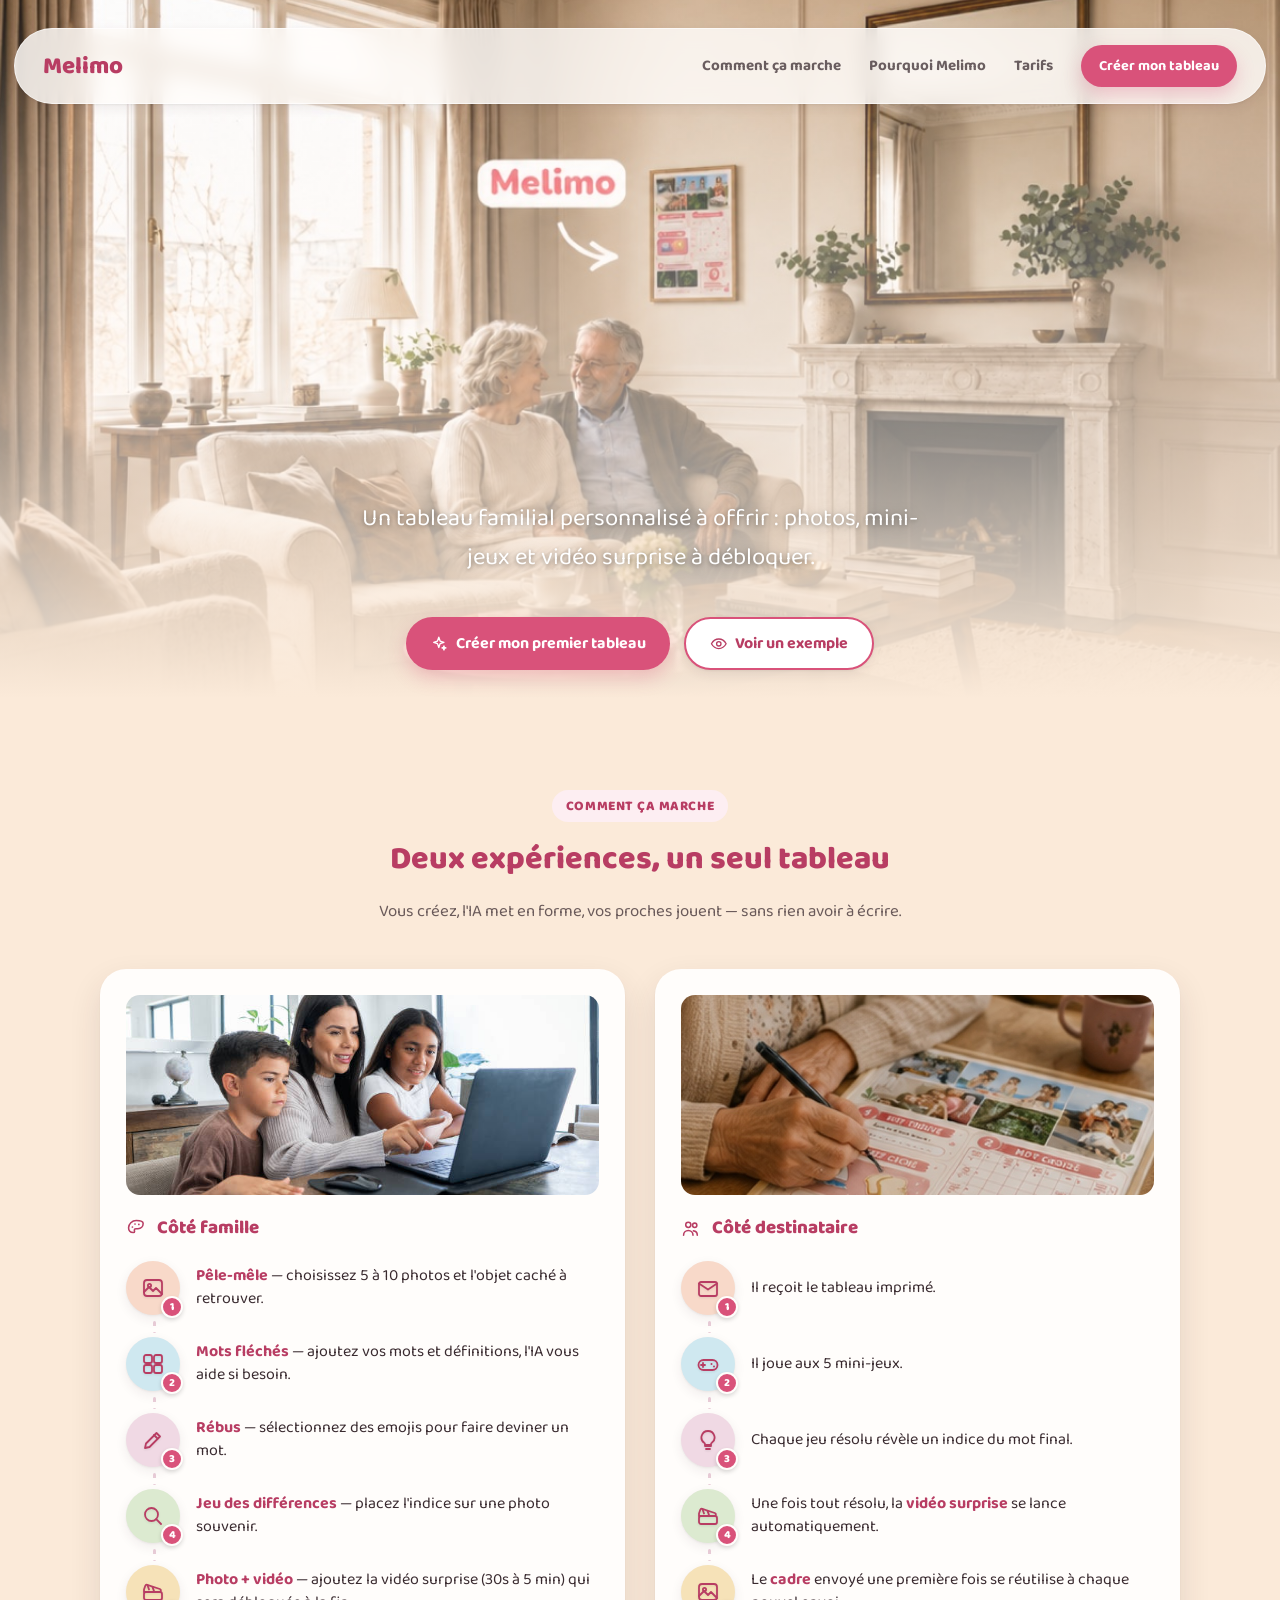
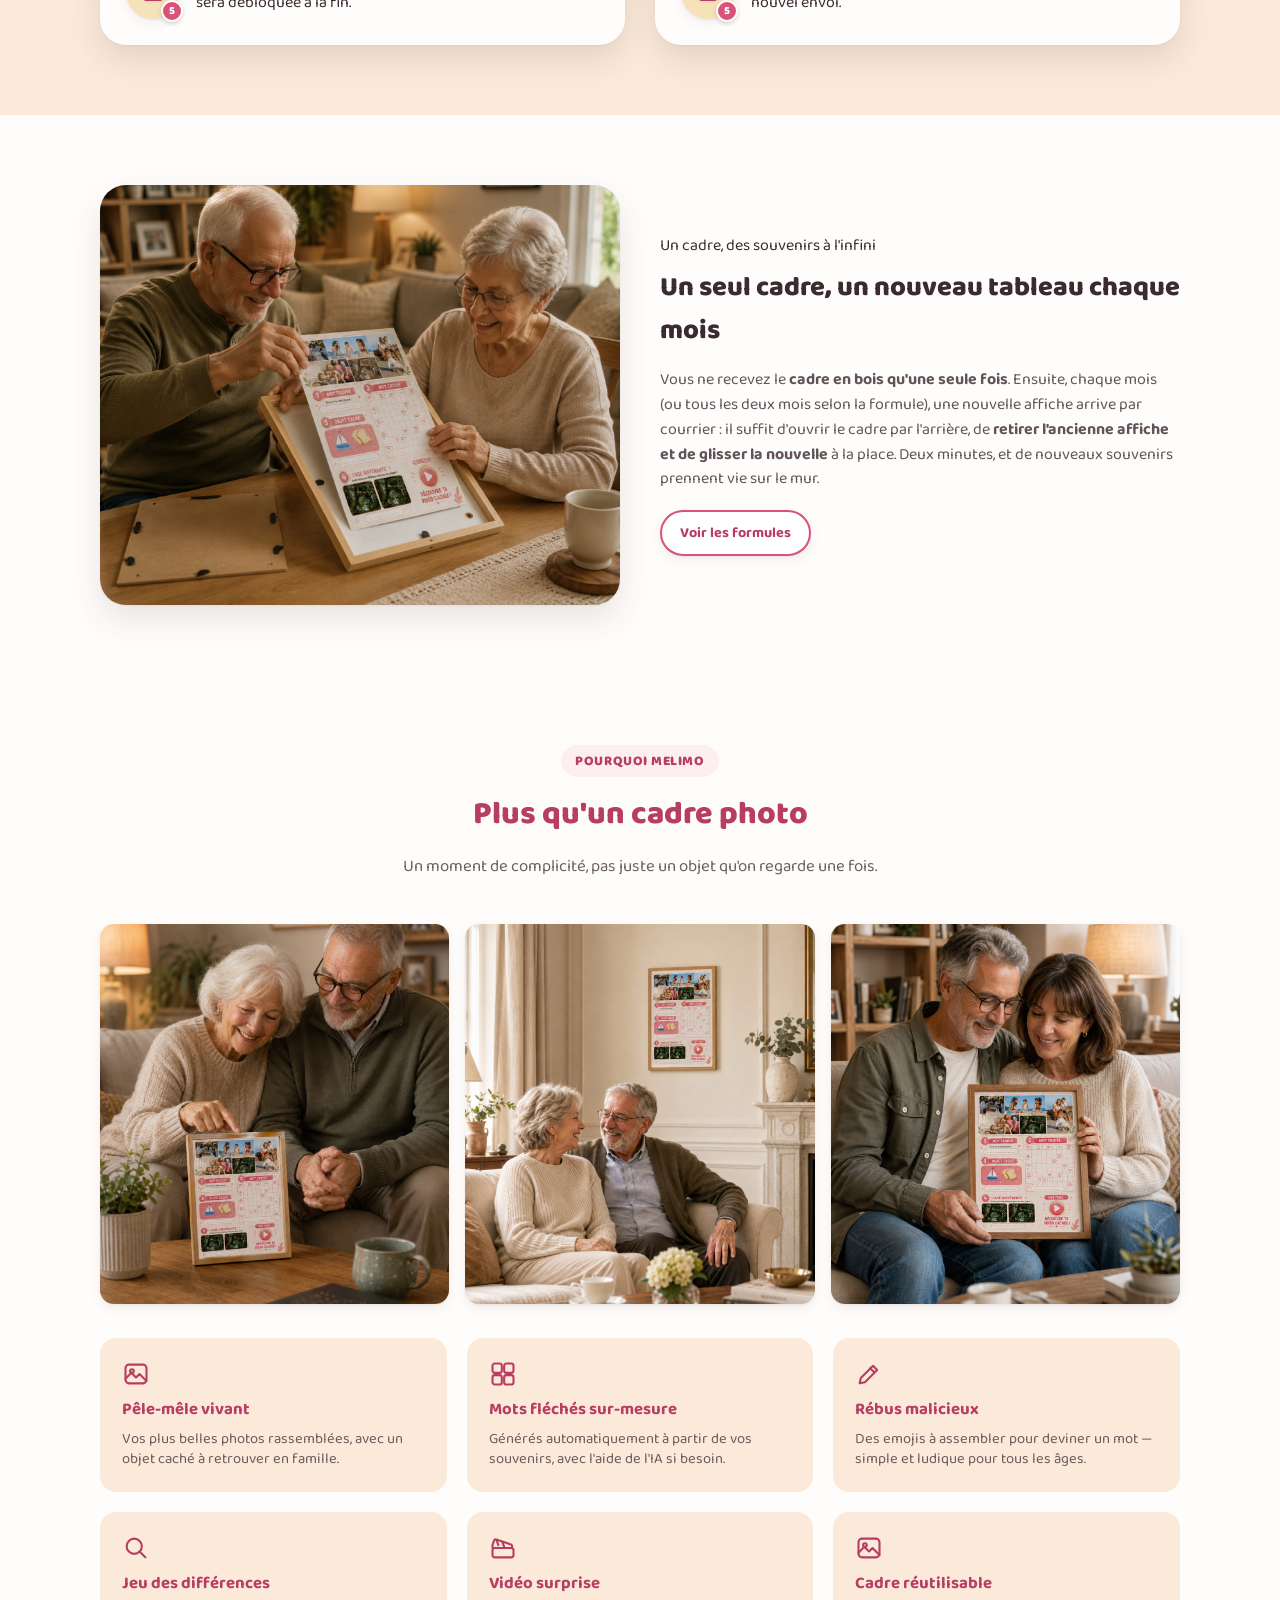
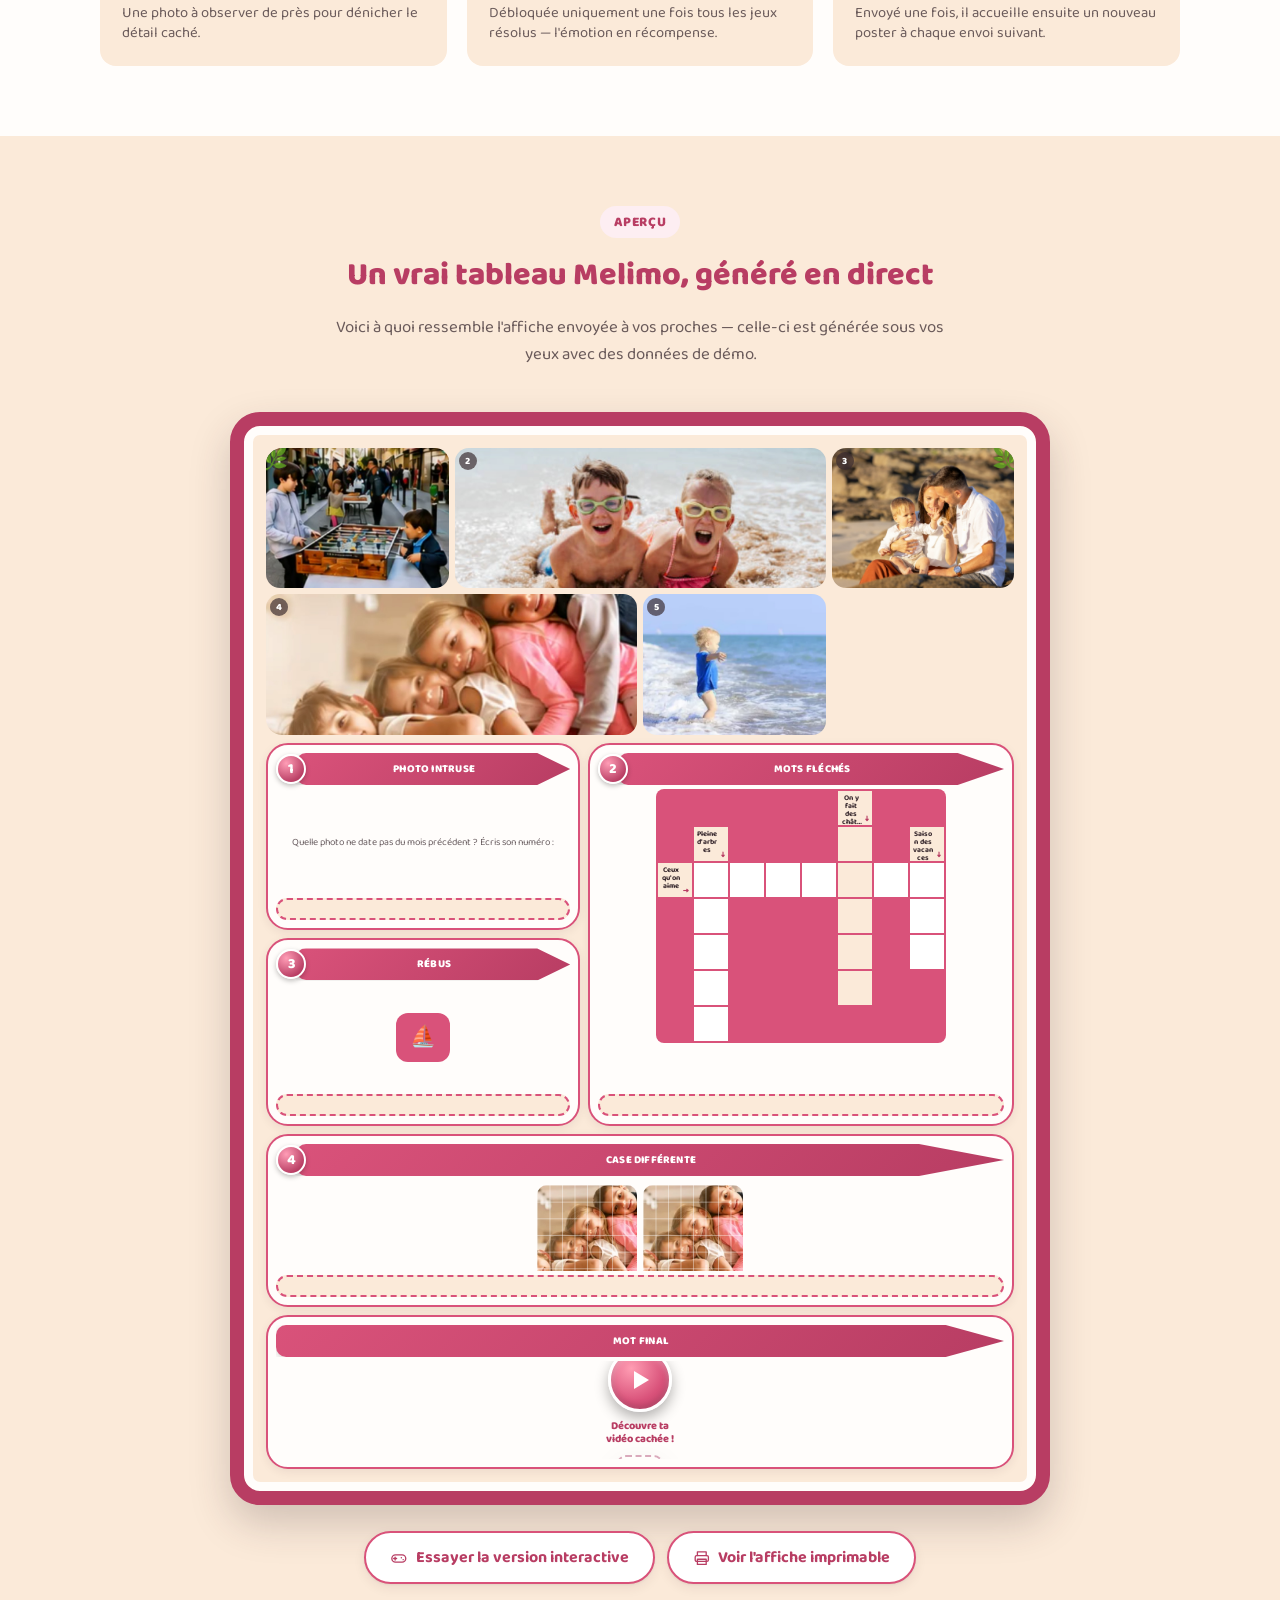
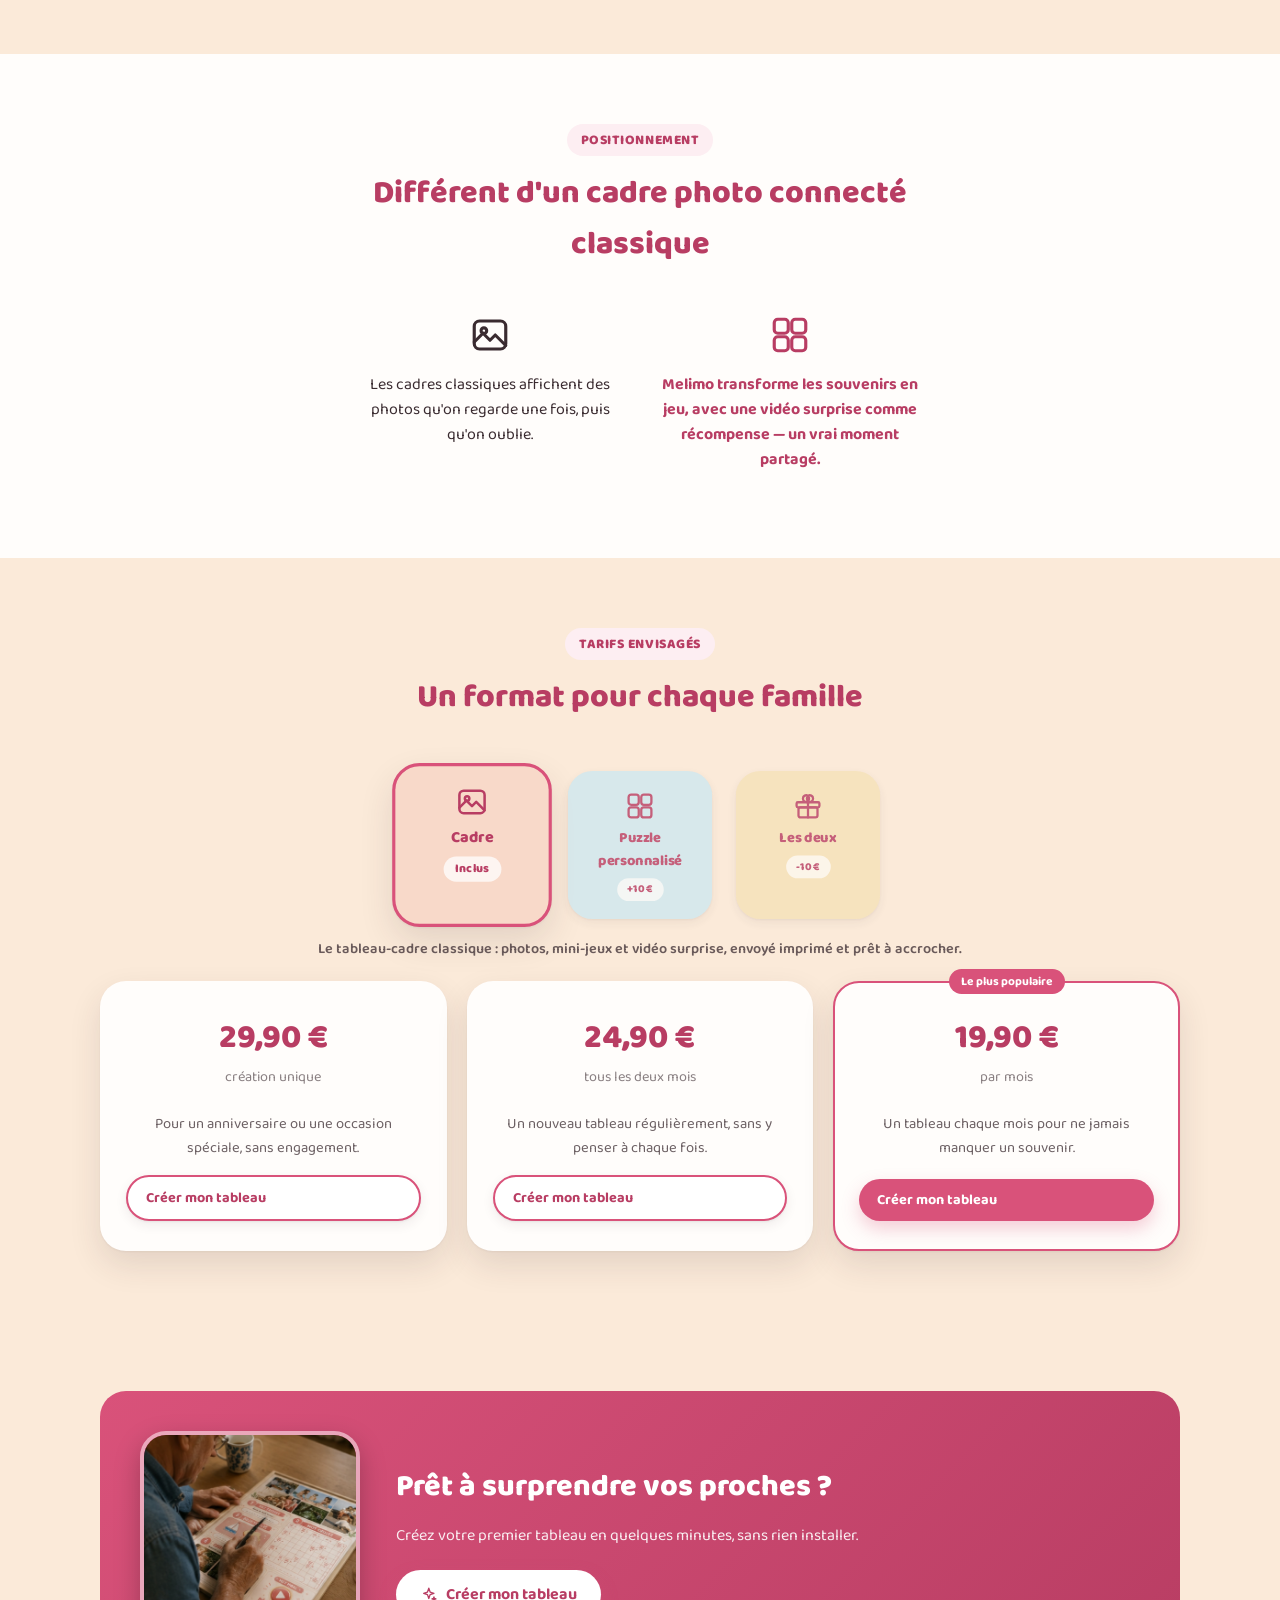
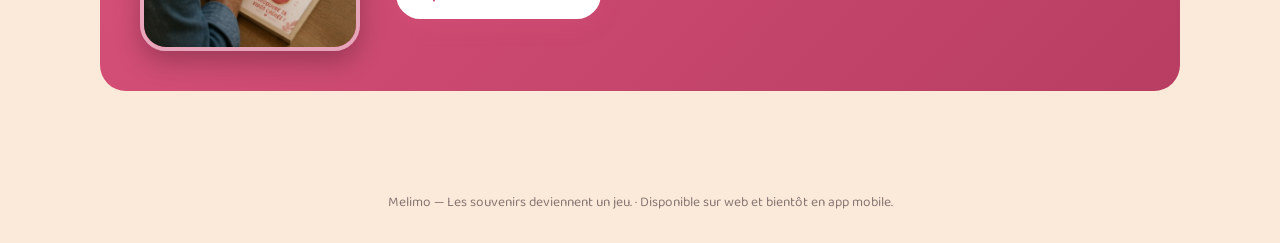
<file: index.html>
<!DOCTYPE html>
<html lang="fr">
<head>
<meta charset="UTF-8">
<meta name="viewport" content="width=device-width, initial-scale=1.0">
<title>Melimo — Les souvenirs deviennent un jeu</title>
<meta name="description" content="Melimo : un tableau familial personnalisé avec photos, mini-jeux et vidéo surprise, à envoyer à ceux que vous aimez.">
<link rel="preconnect" href="https://fonts.googleapis.com">
<link href="https://fonts.googleapis.com/css2?family=Baloo+2:wght@500;700;800&display=swap" rel="stylesheet">
<link rel="stylesheet" href="styles.css?v=19">
</head>
<body>
  <div class="top-banner">
    <div class="topbar">
      <a class="logo" href="index.html">Melimo</a>
      <nav class="nav">
        <a class="navlink" href="#comment-ca-marche">Comment ça marche</a>
        <a class="navlink" href="#pourquoi">Pourquoi Melimo</a>
        <a class="navlink" href="#tarifs">Tarifs</a>
        <a class="btn small" href="create.html">Créer mon tableau</a>
      </nav>
    </div>

    <!-- HERO -->
    <div class="hero">
      <p>Un tableau familial personnalisé à offrir : photos, mini-jeux et vidéo surprise à débloquer.</p>
      <div class="hero-ctas">
        <a class="btn" href="create.html"><svg class="icon" viewBox="0 0 24 24" fill="none" stroke="currentColor" stroke-width="1.8" stroke-linecap="round" stroke-linejoin="round"><path d="M12 3l1.8 5.2L19 10l-5.2 1.8L12 17l-1.8-5.2L5 10l5.2-1.8L12 3z"/><path d="M19 15l.7 2 2 .7-2 .7-.7 2-.7-2-2-.7 2-.7.7-2z"/></svg> Créer mon premier tableau</a>
        <a class="btn ghost" href="#apercu-live"><svg class="icon" viewBox="0 0 24 24" fill="none" stroke="currentColor" stroke-width="1.8" stroke-linecap="round" stroke-linejoin="round"><path d="M2 12s3.6-6.5 10-6.5S22 12 22 12s-3.6 6.5-10 6.5S2 12 2 12z"/><circle cx="12" cy="12" r="3"/></svg> Voir un exemple</a>
      </div>
    </div>
  </div>

  <!-- COMMENT CA MARCHE -->
  <section class="landing" id="comment-ca-marche">
    <div class="landing-inner">
      <div class="section-head">
        <span class="kicker">Comment ça marche</span>
        <h2>Deux expériences, un seul tableau</h2>
        <p>Vous créez, l'IA met en forme, vos proches jouent — sans rien avoir à écrire.</p>
      </div>
      <div class="tracks">
        <div class="track">
          <img class="track-photo" src="image/fami.jpg" alt="Une maman et ses deux enfants créent leur tableau Melimo ensemble sur l'ordinateur">
          <h3><svg class="icon" viewBox="0 0 24 24" fill="none" stroke="currentColor" stroke-width="1.8" stroke-linecap="round" stroke-linejoin="round"><path d="M12 3C7 3 3 6.8 3 11.5 3 15 5.5 17 8.5 17c1 0 1.5-.6 1.5-1.3 0-.6-.3-1-.3-1.6 0-.9.8-1.6 1.8-1.6H14c3.3 0 6-2.4 6-6C20 4.6 16.6 3 12 3z"/><circle cx="7.5" cy="10.5" r="1" fill="currentColor" stroke="none"/><circle cx="10.5" cy="7" r="1" fill="currentColor" stroke="none"/><circle cx="15" cy="7.5" r="1" fill="currentColor" stroke="none"/></svg> Côté famille</h3>
          <ol class="steps">
            <li>
              <div class="step-icon-wrap" style="--step-color:#f8d9c9"><svg class="step-icon" viewBox="0 0 24 24" fill="none" stroke="currentColor" stroke-width="1.8" stroke-linecap="round" stroke-linejoin="round"><rect x="3" y="4" width="18" height="16" rx="3"/><circle cx="8.5" cy="9.5" r="1.6"/><path d="M3 16l5-5 4 4 3-3 6 6"/></svg><span class="step-num">1</span></div>
              <div class="step-body"><b>Pêle-mêle</b> — choisissez 5 à 10 photos et l'objet caché à retrouver.</div>
            </li>
            <li>
              <div class="step-icon-wrap" style="--step-color:#cfe8f0"><svg class="step-icon" viewBox="0 0 24 24" fill="none" stroke="currentColor" stroke-width="1.8" stroke-linecap="round" stroke-linejoin="round"><rect x="3" y="3" width="8" height="8" rx="2"/><rect x="13" y="3" width="8" height="8" rx="2"/><rect x="3" y="13" width="8" height="8" rx="2"/><rect x="13" y="13" width="8" height="8" rx="2"/></svg><span class="step-num">2</span></div>
              <div class="step-body"><b>Mots fléchés</b> — ajoutez vos mots et définitions, l'IA vous aide si besoin.</div>
            </li>
            <li>
              <div class="step-icon-wrap" style="--step-color:#f0d9e4"><svg class="step-icon" viewBox="0 0 24 24" fill="none" stroke="currentColor" stroke-width="1.8" stroke-linecap="round" stroke-linejoin="round"><path d="M4 20l1-4.5L15.5 5 19 8.5 8.5 19 4 20z"/><path d="M13 7l3.5 3.5"/></svg><span class="step-num">3</span></div>
              <div class="step-body"><b>Rébus</b> — sélectionnez des emojis pour faire deviner un mot.</div>
            </li>
            <li>
              <div class="step-icon-wrap" style="--step-color:#dcead0"><svg class="step-icon" viewBox="0 0 24 24" fill="none" stroke="currentColor" stroke-width="1.8" stroke-linecap="round" stroke-linejoin="round"><circle cx="10.5" cy="10.5" r="6.5"/><path d="M20 20l-4.8-4.8"/></svg><span class="step-num">4</span></div>
              <div class="step-body"><b>Jeu des différences</b> — placez l'indice sur une photo souvenir.</div>
            </li>
            <li>
              <div class="step-icon-wrap" style="--step-color:#f6e2b8"><svg class="step-icon" viewBox="0 0 24 24" fill="none" stroke="currentColor" stroke-width="1.8" stroke-linecap="round" stroke-linejoin="round"><path d="M3 9.5l1.3-3.8a1.5 1.5 0 0 1 1.9-.9l12.6 4.2a1.5 1.5 0 0 1 .95 1.9L19.2 12H3V9.5z"/><path d="M6.5 5.3L8 9.5M11.5 6.9L13 11.1"/><rect x="3" y="12" width="18" height="8" rx="2"/></svg><span class="step-num">5</span></div>
              <div class="step-body"><b>Photo + vidéo</b> — ajoutez la vidéo surprise (30s à 5 min) qui sera débloquée à la fin.</div>
            </li>
          </ol>
        </div>
        <div class="track">
          <img class="track-photo" src="image/mamie-remplit-affiche.jpg" alt="Une grand-mère remplit son tableau Melimo avec un stylo">
          <h3><svg class="icon" viewBox="0 0 24 24" fill="none" stroke="currentColor" stroke-width="1.8" stroke-linecap="round" stroke-linejoin="round"><circle cx="8.5" cy="8" r="3"/><circle cx="16" cy="8.5" r="2.5"/><path d="M3 20c0-3.3 2.5-5.5 5.5-5.5S14 16.7 14 20"/><path d="M14.5 15c2.5.2 4.5 2 4.5 5"/></svg> Côté destinataire</h3>
          <ol class="steps">
            <li>
              <div class="step-icon-wrap" style="--step-color:#f8d9c9"><svg class="step-icon" viewBox="0 0 24 24" fill="none" stroke="currentColor" stroke-width="1.8" stroke-linecap="round" stroke-linejoin="round"><rect x="3" y="6" width="18" height="14" rx="2"/><path d="M3 7.5l9 6 9-6"/></svg><span class="step-num">1</span></div>
              <div class="step-body">Il reçoit le tableau imprimé.</div>
            </li>
            <li>
              <div class="step-icon-wrap" style="--step-color:#cfe8f0"><svg class="step-icon" viewBox="0 0 24 24" fill="none" stroke="currentColor" stroke-width="1.8" stroke-linecap="round" stroke-linejoin="round"><rect x="2.5" y="8" width="19" height="10" rx="5"/><path d="M7 11v4M5 13h4"/><circle cx="15.5" cy="12" r="1" fill="currentColor" stroke="none"/><circle cx="18" cy="14.5" r="1" fill="currentColor" stroke="none"/></svg><span class="step-num">2</span></div>
              <div class="step-body">Il joue aux 5 mini-jeux.</div>
            </li>
            <li>
              <div class="step-icon-wrap" style="--step-color:#f0d9e4"><svg class="step-icon" viewBox="0 0 24 24" fill="none" stroke="currentColor" stroke-width="1.8" stroke-linecap="round" stroke-linejoin="round"><path d="M9 18h6M10 21h4"/><path d="M12 3a6.5 6.5 0 0 0-3.8 11.8c.6.4.8 1 .8 1.7v.5h6v-.5c0-.7.2-1.3.8-1.7A6.5 6.5 0 0 0 12 3z"/></svg><span class="step-num">3</span></div>
              <div class="step-body">Chaque jeu résolu révèle un indice du mot final.</div>
            </li>
            <li>
              <div class="step-icon-wrap" style="--step-color:#dcead0"><svg class="step-icon" viewBox="0 0 24 24" fill="none" stroke="currentColor" stroke-width="1.8" stroke-linecap="round" stroke-linejoin="round"><path d="M3 9.5l1.3-3.8a1.5 1.5 0 0 1 1.9-.9l12.6 4.2a1.5 1.5 0 0 1 .95 1.9L19.2 12H3V9.5z"/><path d="M6.5 5.3L8 9.5M11.5 6.9L13 11.1"/><rect x="3" y="12" width="18" height="8" rx="2"/></svg><span class="step-num">4</span></div>
              <div class="step-body">Une fois tout résolu, la <b>vidéo surprise</b> se lance automatiquement.</div>
            </li>
            <li>
              <div class="step-icon-wrap" style="--step-color:#f6e2b8"><svg class="step-icon" viewBox="0 0 24 24" fill="none" stroke="currentColor" stroke-width="1.8" stroke-linecap="round" stroke-linejoin="round"><rect x="3" y="4" width="18" height="16" rx="3"/><circle cx="8.5" cy="9.5" r="1.6"/><path d="M3 16l5-5 4 4 3-3 6 6"/></svg><span class="step-num">5</span></div>
              <div class="step-body">Le <b>cadre</b> envoyé une première fois se réutilise à chaque nouvel envoi.</div>
            </li>
          </ol>
        </div>
      </div>
    </div>
  </section>

  <!-- RENOUVELLEMENT -->
  <section class="landing alt" id="renouvellement">
    <div class="landing-inner">
      <div class="renew-block">
        <div class="renew-photo-wrap">
          <img class="renew-photo" src="image/changement-affiche.jpg" alt="Un couple ouvre le cadre Melimo par l'arrière pour changer l'affiche">
        </div>
        <div class="renew-text">
          <span class="kicker">Un cadre, des souvenirs à l'infini</span>
          <h2>Un seul cadre, un nouveau tableau chaque mois</h2>
          <p>Vous ne recevez le <b>cadre en bois qu'une seule fois</b>. Ensuite, chaque mois (ou tous les deux mois selon la formule), une nouvelle affiche arrive par courrier : il suffit d'ouvrir le cadre par l'arrière, de <b>retirer l'ancienne affiche et de glisser la nouvelle</b> à la place. Deux minutes, et de nouveaux souvenirs prennent vie sur le mur.</p>
          <a class="btn ghost small" href="#tarifs">Voir les formules</a>
        </div>
      </div>
    </div>
  </section>

  <!-- POURQUOI / FEATURES -->
  <section class="landing alt" id="pourquoi">
    <div class="landing-inner">
      <div class="section-head">
        <span class="kicker">Pourquoi Melimo</span>
        <h2>Plus qu'un cadre photo</h2>
        <p>Un moment de complicité, pas juste un objet qu'on regarde une fois.</p>
      </div>
      <div class="photo-strip">
        <img src="image/couple-pointe-poster.jpg" alt="Des grands-parents pointent du doigt les photos de leur tableau Melimo">
        <img src="image/poster-mur-salon.jpg" alt="Un tableau Melimo accroché au-dessus d'une cheminée">
        <img src="image/couple-tient-poster.jpg" alt="Un couple tient son tableau Melimo ensemble sur le canapé">
      </div>
      <div class="feature-grid">
        <div class="feature">
          <svg class="emoji" viewBox="0 0 24 24" fill="none" stroke="currentColor" stroke-width="1.8" stroke-linecap="round" stroke-linejoin="round"><rect x="3" y="4" width="18" height="16" rx="3"/><circle cx="8.5" cy="9.5" r="1.6"/><path d="M3 16l5-5 4 4 3-3 6 6"/></svg>
          <h4>Pêle-mêle vivant</h4>
          <p>Vos plus belles photos rassemblées, avec un objet caché à retrouver en famille.</p>
        </div>
        <div class="feature">
          <svg class="emoji" viewBox="0 0 24 24" fill="none" stroke="currentColor" stroke-width="1.8" stroke-linecap="round" stroke-linejoin="round"><rect x="3" y="3" width="8" height="8" rx="2"/><rect x="13" y="3" width="8" height="8" rx="2"/><rect x="3" y="13" width="8" height="8" rx="2"/><rect x="13" y="13" width="8" height="8" rx="2"/></svg>
          <h4>Mots fléchés sur-mesure</h4>
          <p>Générés automatiquement à partir de vos souvenirs, avec l'aide de l'IA si besoin.</p>
        </div>
        <div class="feature">
          <svg class="emoji" viewBox="0 0 24 24" fill="none" stroke="currentColor" stroke-width="1.8" stroke-linecap="round" stroke-linejoin="round"><path d="M4 20l1-4.5L15.5 5 19 8.5 8.5 19 4 20z"/><path d="M13 7l3.5 3.5"/></svg>
          <h4>Rébus malicieux</h4>
          <p>Des emojis à assembler pour deviner un mot — simple et ludique pour tous les âges.</p>
        </div>
        <div class="feature">
          <svg class="emoji" viewBox="0 0 24 24" fill="none" stroke="currentColor" stroke-width="1.8" stroke-linecap="round" stroke-linejoin="round"><circle cx="10.5" cy="10.5" r="6.5"/><path d="M20 20l-4.8-4.8"/></svg>
          <h4>Jeu des différences</h4>
          <p>Une photo à observer de près pour dénicher le détail caché.</p>
        </div>
        <div class="feature">
          <svg class="emoji" viewBox="0 0 24 24" fill="none" stroke="currentColor" stroke-width="1.8" stroke-linecap="round" stroke-linejoin="round"><path d="M3 9.5l1.3-3.8a1.5 1.5 0 0 1 1.9-.9l12.6 4.2a1.5 1.5 0 0 1 .95 1.9L19.2 12H3V9.5z"/><path d="M6.5 5.3L8 9.5M11.5 6.9L13 11.1"/><rect x="3" y="12" width="18" height="8" rx="2"/></svg>
          <h4>Vidéo surprise</h4>
          <p>Débloquée uniquement une fois tous les jeux résolus — l'émotion en récompense.</p>
        </div>
        <div class="feature">
          <svg class="emoji" viewBox="0 0 24 24" fill="none" stroke="currentColor" stroke-width="1.8" stroke-linecap="round" stroke-linejoin="round"><rect x="3" y="4" width="18" height="16" rx="3"/><circle cx="8.5" cy="9.5" r="1.6"/><path d="M3 16l5-5 4 4 3-3 6 6"/></svg>
          <h4>Cadre réutilisable</h4>
          <p>Envoyé une fois, il accueille ensuite un nouveau poster à chaque envoi suivant.</p>
        </div>
      </div>
    </div>
  </section>

  <!-- APERCU LIVE -->
  <section class="landing" id="apercu-live">
    <div class="landing-inner">
      <div class="section-head">
        <span class="kicker">Aperçu</span>
        <h2>Un vrai tableau Melimo, généré en direct</h2>
        <p>Voici à quoi ressemble l'affiche envoyée à vos proches — celle-ci est générée sous vos yeux avec des données de démo.</p>
      </div>
      <div class="live-poster-wrap" id="livePosterPreview"></div>
      <div class="preview-cta" style="display:flex; gap:12px; justify-content:center; flex-wrap:wrap;">
        <a class="btn ghost" href="view.html?demo=1"><svg class="icon" viewBox="0 0 24 24" fill="none" stroke="currentColor" stroke-width="1.8" stroke-linecap="round" stroke-linejoin="round"><rect x="2.5" y="8" width="19" height="10" rx="5"/><path d="M7 11v4M5 13h4"/><circle cx="15.5" cy="12" r="1" fill="currentColor" stroke="none"/><circle cx="18" cy="14.5" r="1" fill="currentColor" stroke="none"/></svg> Essayer la version interactive</a>
        <a class="btn ghost" href="poster.html?demo=1"><svg class="icon" viewBox="0 0 24 24" fill="none" stroke="currentColor" stroke-width="1.8" stroke-linecap="round" stroke-linejoin="round"><path d="M6 9V4h12v5"/><rect x="3" y="9" width="18" height="8" rx="2"/><path d="M6 14h12v7H6z"/></svg> Voir l'affiche imprimable</a>
      </div>
    </div>
  </section>

  <!-- POSITIONNEMENT -->
  <section class="landing alt">
    <div class="landing-inner">
      <div class="section-head">
        <span class="kicker">Positionnement</span>
        <h2>Différent d'un cadre photo connecté classique</h2>
      </div>
      <div class="compare">
        <div class="col">
          <svg class="big" viewBox="0 0 24 24" fill="none" stroke="currentColor" stroke-width="1.8" stroke-linecap="round" stroke-linejoin="round"><rect x="3" y="4" width="18" height="16" rx="3"/><circle cx="8.5" cy="9.5" r="1.6"/><path d="M3 16l5-5 4 4 3-3 6 6"/></svg>
          <p>Les cadres classiques affichent des photos qu'on regarde une fois, puis qu'on oublie.</p>
        </div>
        <div class="col us">
          <svg class="big" viewBox="0 0 24 24" fill="none" stroke="currentColor" stroke-width="1.8" stroke-linecap="round" stroke-linejoin="round"><rect x="3" y="3" width="8" height="8" rx="2"/><rect x="13" y="3" width="8" height="8" rx="2"/><rect x="3" y="13" width="8" height="8" rx="2"/><rect x="13" y="13" width="8" height="8" rx="2"/></svg>
          <p>Melimo transforme les souvenirs en jeu, avec une vidéo surprise comme récompense — un vrai moment partagé.</p>
        </div>
      </div>
    </div>
  </section>

  <!-- TARIFS -->
  <section class="landing" id="tarifs">
    <div class="landing-inner">
      <div class="section-head">
        <span class="kicker">Tarifs envisagés</span>
        <h2>Un format pour chaque famille</h2>
      </div>

      <div class="product-toggle">
        <button type="button" class="product-tab active" data-product="cadre" style="--tab-color:#f8d9c9">
          <svg class="tab-icon" viewBox="0 0 24 24" fill="none" stroke="currentColor" stroke-width="1.8" stroke-linecap="round" stroke-linejoin="round"><rect x="3" y="4" width="18" height="16" rx="3"/><circle cx="8.5" cy="9.5" r="1.6"/><path d="M3 16l5-5 4 4 3-3 6 6"/></svg>
          <span class="tab-name">Cadre</span>
          <span class="tab-tag">Inclus</span>
        </button>
        <button type="button" class="product-tab" data-product="puzzle" style="--tab-color:#cfe8f0">
          <svg class="tab-icon" viewBox="0 0 24 24" fill="none" stroke="currentColor" stroke-width="1.8" stroke-linecap="round" stroke-linejoin="round"><rect x="3" y="3" width="8" height="8" rx="2"/><rect x="13" y="3" width="8" height="8" rx="2"/><rect x="3" y="13" width="8" height="8" rx="2"/><rect x="13" y="13" width="8" height="8" rx="2"/></svg>
          <span class="tab-name">Puzzle personnalisé</span>
          <span class="tab-tag">+10 €</span>
        </button>
        <button type="button" class="product-tab" data-product="both" style="--tab-color:#f6e2b8">
          <svg class="tab-icon" viewBox="0 0 24 24" fill="none" stroke="currentColor" stroke-width="1.8" stroke-linecap="round" stroke-linejoin="round"><rect x="3" y="9" width="18" height="4" rx="1"/><rect x="4.5" y="13" width="15" height="8" rx="1.5"/><path d="M12 9v12"/><path d="M12 9C9.5 9 8 7.5 8 6a2.5 2.5 0 0 1 4-2c1 1 1 3 0 5zM12 9c2.5 0 4-1.5 4-3a2.5 2.5 0 0 0-4-2c-1 1-1 3 0 5z"/></svg>
          <span class="tab-name">Les deux</span>
          <span class="tab-tag">-10 €</span>
        </button>
      </div>
      <p class="hint" id="productHint"></p>

      <div class="pricing-grid">
        <div class="price-card">
          <span class="amount" id="priceUnique">29,90 €</span>
          <span class="period">création unique</span>
          <p class="desc">Pour un anniversaire ou une occasion spéciale, sans engagement.</p>
          <a class="btn ghost small" href="create.html">Créer mon tableau</a>
        </div>
        <div class="price-card">
          <span class="amount" id="priceBimonthly">24,90 €</span>
          <span class="period">tous les deux mois</span>
          <p class="desc">Un nouveau tableau régulièrement, sans y penser à chaque fois.</p>
          <a class="btn ghost small" href="create.html">Créer mon tableau</a>
        </div>
        <div class="price-card featured">
          <span class="badge">Le plus populaire</span>
          <span class="amount" id="priceMonthly">19,90 €</span>
          <span class="period">par mois</span>
          <p class="desc">Un tableau chaque mois pour ne jamais manquer un souvenir.</p>
          <a class="btn small" href="create.html">Créer mon tableau</a>
        </div>
      </div>
    </div>
  </section>

  <!-- CTA FINAL -->
  <section class="landing">
    <div class="cta-banner">
      <img class="cta-photo" src="image/papy-remplit-affiche.jpg" alt="Un grand-père remplit son tableau Melimo avec un stylo">
      <div class="cta-text">
        <h2>Prêt à surprendre vos proches ?</h2>
        <p>Créez votre premier tableau en quelques minutes, sans rien installer.</p>
        <a class="btn" href="create.html"><svg class="icon" viewBox="0 0 24 24" fill="none" stroke="currentColor" stroke-width="1.8" stroke-linecap="round" stroke-linejoin="round"><path d="M12 3l1.8 5.2L19 10l-5.2 1.8L12 17l-1.8-5.2L5 10l5.2-1.8L12 3z"/><path d="M19 15l.7 2 2 .7-2 .7-.7 2-.7-2-2-.7 2-.7.7-2z"/></svg> Créer mon tableau</a>
      </div>
    </div>
  </section>

  <footer class="site-footer">
    Melimo — Les souvenirs deviennent un jeu. · Disponible sur web et bientôt en app mobile.
  </footer>

  <script src="app.js?v=6"></script>
  <script>
    renderPosterInto(document.getElementById('livePosterPreview'), buildDemoBoard(), {});

    const PRICING = {
      cadre: {
        unique: 29.90, bimonthly: 24.90, monthly: 19.90,
        hint: 'Le tableau-cadre classique : photos, mini-jeux et vidéo surprise, envoyé imprimé et prêt à accrocher.'
      },
      puzzle: {
        unique: 39.90, bimonthly: 34.90, monthly: 29.90,
        hint: 'Un puzzle personnalisé avec une ou plusieurs de vos photos, envoyé selon le même rythme que le cadre.'
      },
      both: {
        unique: 59.80, bimonthly: 49.80, monthly: 39.80,
        hint: 'Cadre et puzzle envoyés ensemble à chaque livraison — 10 € offerts sur l’abonnement combiné.'
      }
    };

    function formatPrice(n) {
      return n.toFixed(2).replace('.', ',') + ' €';
    }

    function selectProduct(product) {
      const p = PRICING[product];
      document.getElementById('priceUnique').textContent = formatPrice(p.unique);
      document.getElementById('priceBimonthly').textContent = formatPrice(p.bimonthly);
      document.getElementById('priceMonthly').textContent = formatPrice(p.monthly);
      document.getElementById('productHint').textContent = p.hint;
      document.querySelectorAll('.product-tab').forEach(tab => {
        tab.classList.toggle('active', tab.dataset.product === product);
      });
    }

    document.querySelectorAll('.product-tab').forEach(tab => {
      tab.addEventListener('click', () => selectProduct(tab.dataset.product));
    });
    selectProduct('cadre');
  </script>
</body>
</html>
</file>
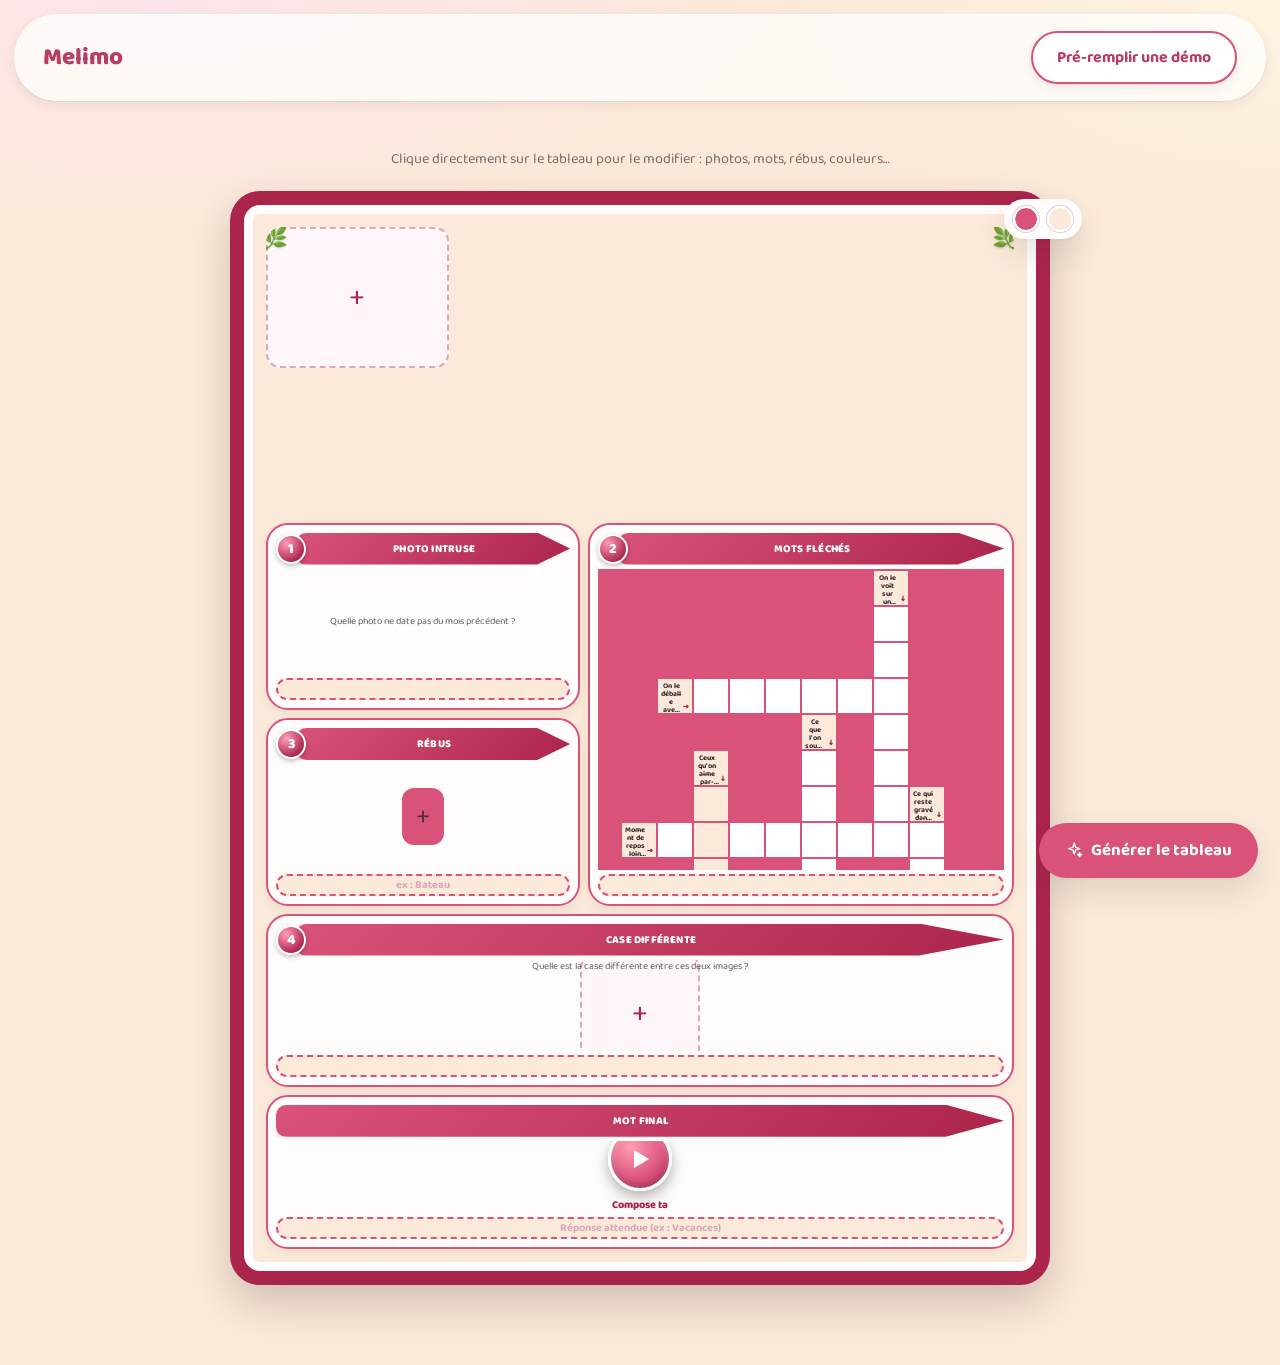
<file: create.html>
<!DOCTYPE html>
<html lang="fr">
<head>
<meta charset="UTF-8">
<meta name="viewport" content="width=device-width, initial-scale=1.0">
<title>Créer un tableau — Melimo</title>
<link rel="preconnect" href="https://fonts.googleapis.com">
<link href="https://fonts.googleapis.com/css2?family=Baloo+2:wght@500;700;800&display=swap" rel="stylesheet">
<link rel="stylesheet" href="styles.css?v=19">
</head>
<body>
  <div class="topbar">
    <a class="logo" href="index.html">Melimo</a>
    <button class="btn ghost" id="demoFillBtn" type="button">Pré-remplir une démo</button>
  </div>

  <div class="wrap">
    <p class="hint" style="text-align:center;">Clique directement sur le tableau pour le modifier : photos, mots, rébus, couleurs…</p>

    <div id="editablePoster"></div>

    <div id="shareWrap" style="margin-top:30px; display:none;">
      <div class="share-box">
        <h2>Ton tableau est prêt <svg class="icon" viewBox="0 0 24 24" fill="none" stroke="currentColor" stroke-width="1.8" stroke-linecap="round" stroke-linejoin="round"><path d="M4 20l3-9 6 6-9 3z"/><path d="M9.5 10.5L15 4.5"/><path d="M14 3l1 2M18 6l2 1M17 10l2 .5M11 4.5l1.5 1"/></svg></h2>
        <p>Partage ce lien avec la personne à qui il est destiné, ou récupère l'affiche à imprimer :</p>
        <input type="text" id="shareLink" readonly>
        <div style="display:flex; gap:10px; justify-content:center; flex-wrap:wrap; margin-top:10px;">
          <a class="btn" id="openViewBtn" href="#" target="_blank">Ouvrir le tableau</a>
          <a class="btn ghost" id="openPosterBtn" href="#" target="_blank"><svg class="icon" viewBox="0 0 24 24" fill="none" stroke="currentColor" stroke-width="1.8" stroke-linecap="round" stroke-linejoin="round"><path d="M6 9V4h12v5"/><rect x="3" y="9" width="18" height="8" rx="2"/><path d="M6 14h12v7H6z"/></svg> Voir l'affiche à imprimer</a>
          <a class="btn ghost" id="openMontageBtn2" href="#" target="_blank" style="display:none;"><svg class="icon" viewBox="0 0 24 24" fill="none" stroke="currentColor" stroke-width="1.8" stroke-linecap="round" stroke-linejoin="round"><path d="M3 9.5l1.3-3.8a1.5 1.5 0 0 1 1.9-.9l12.6 4.2a1.5 1.5 0 0 1 .95 1.9L19.2 12H3V9.5z"/><path d="M6.5 5.3L8 9.5M11.5 6.9L13 11.1"/><rect x="3" y="12" width="18" height="8" rx="2"/></svg> Voir le montage</a>
        </div>
        <div id="montageQrWrap" style="margin-top:16px; display:none;">
          <p class="hint" style="margin-bottom:8px;">Ou scanne pour voir directement la vidéo/montage :</p>
          <img id="montageQrImg" width="140" height="140" style="border-radius:10px; box-shadow: var(--shadow);" alt="QR code vers le montage">
        </div>
      </div>
    </div>
  </div>

  <div class="floating-generate">
    <button class="btn" id="generateBtn" type="button"><svg class="icon" viewBox="0 0 24 24" fill="none" stroke="currentColor" stroke-width="1.8" stroke-linecap="round" stroke-linejoin="round"><path d="M12 3l1.8 5.2L19 10l-5.2 1.8L12 17l-1.8-5.2L5 10l5.2-1.8L12 3z"/><path d="M19 15l.7 2 2 .7-2 .7-.7 2-.7-2-2-.7 2-.7.7-2z"/></svg> Générer le tableau</button>
  </div>

  <script src="app.js?v=6"></script>
  <script src="create.js?v=5"></script>
</body>
</html>
</file>
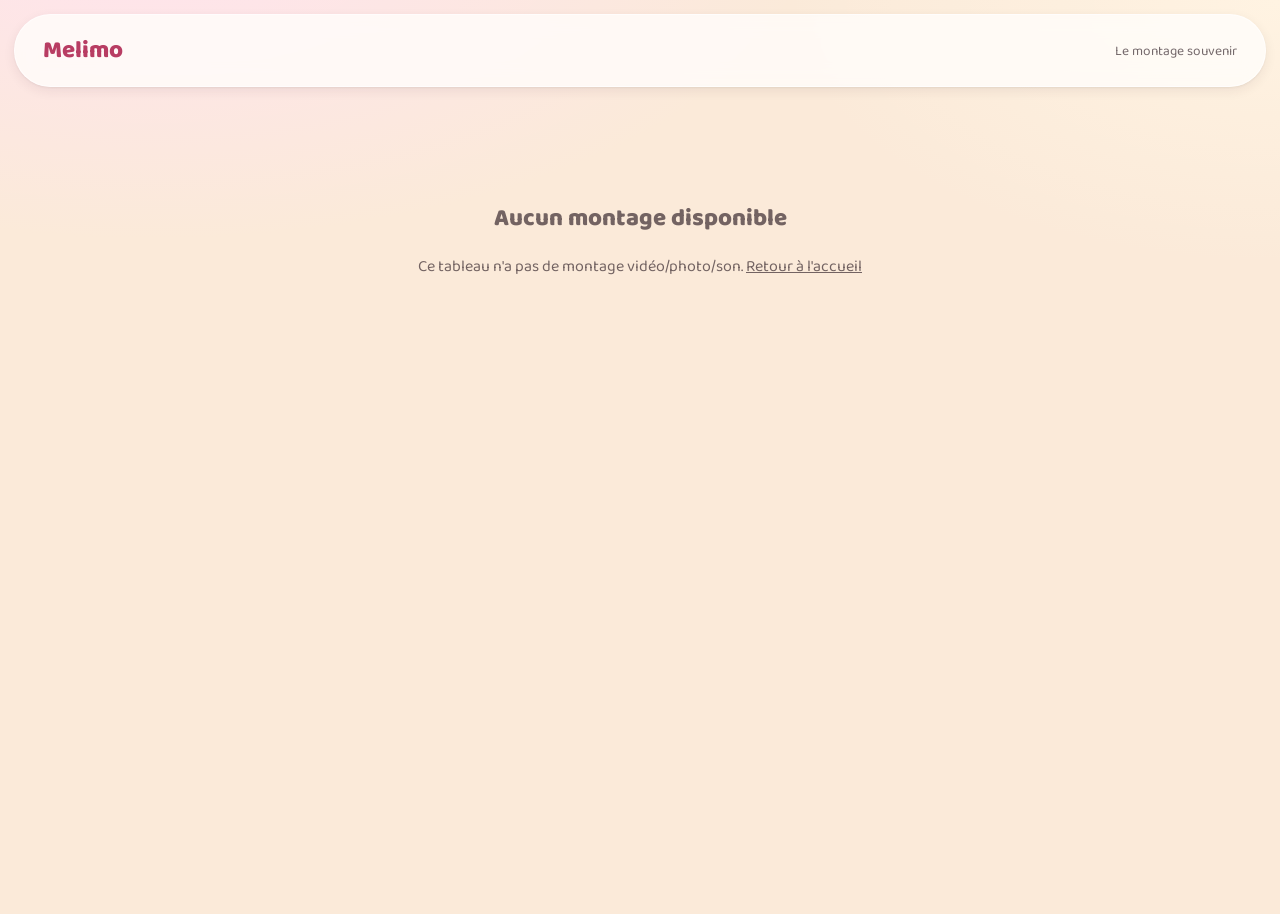
<file: montage.html>
<!DOCTYPE html>
<html lang="fr">
<head>
<meta charset="UTF-8">
<meta name="viewport" content="width=device-width, initial-scale=1.0">
<title>Le montage — Melimo</title>
<link rel="preconnect" href="https://fonts.googleapis.com">
<link href="https://fonts.googleapis.com/css2?family=Baloo+2:wght@500;700;800&display=swap" rel="stylesheet">
<link rel="stylesheet" href="styles.css?v=19">
</head>
<body>
  <div class="topbar">
    <a class="logo" href="index.html">Melimo</a>
    <span class="tagline">Le montage souvenir</span>
  </div>

  <div class="wrap" id="content">
    <div class="empty-state">Chargement du montage…</div>
  </div>

  <script src="app.js?v=6"></script>
  <script src="montage.js?v=4"></script>
</body>
</html>
</file>
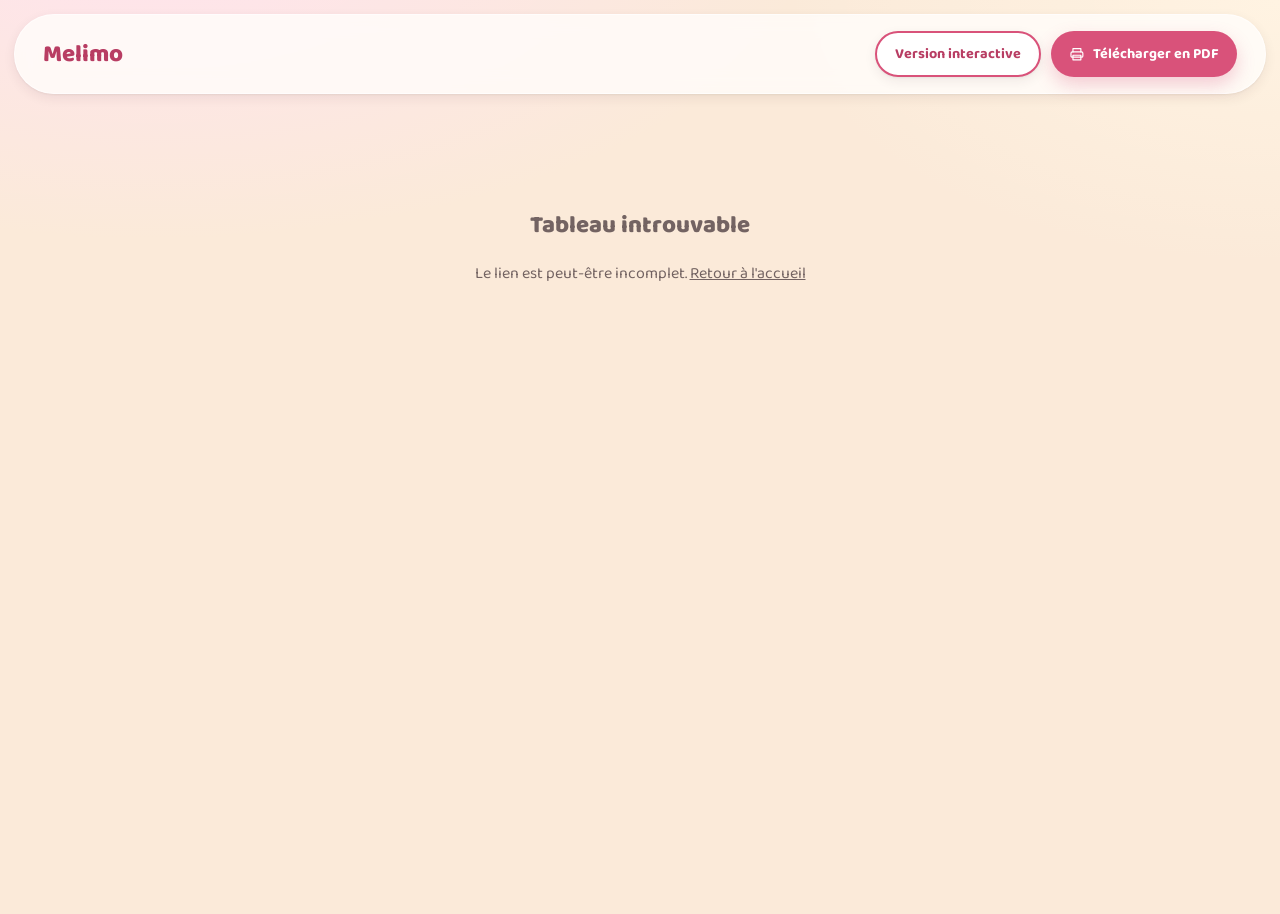
<file: poster.html>
<!DOCTYPE html>
<html lang="fr">
<head>
<meta charset="UTF-8">
<meta name="viewport" content="width=device-width, initial-scale=1.0">
<title>Affiche — Melimo</title>
<link rel="preconnect" href="https://fonts.googleapis.com">
<link href="https://fonts.googleapis.com/css2?family=Baloo+2:wght@500;700;800&display=swap" rel="stylesheet">
<link rel="stylesheet" href="styles.css?v=19">
</head>
<body>
  <div class="topbar no-print">
    <a class="logo" href="index.html">Melimo</a>
    <div style="display:flex; gap:10px;">
      <a class="btn ghost small" id="backToViewBtn" href="#">Version interactive</a>
      <button class="btn small" id="printBtn" type="button"><svg class="icon" viewBox="0 0 24 24" fill="none" stroke="currentColor" stroke-width="1.8" stroke-linecap="round" stroke-linejoin="round"><path d="M6 9V4h12v5"/><rect x="3" y="9" width="18" height="8" rx="2"/><path d="M6 14h12v7H6z"/></svg> Télécharger en PDF</button>
    </div>
  </div>

  <div class="wrap" id="content">
    <div class="empty-state">Chargement de l'affiche…</div>
  </div>

  <script src="app.js?v=6"></script>
  <script src="poster.js?v=3"></script>
</body>
</html>
</file>
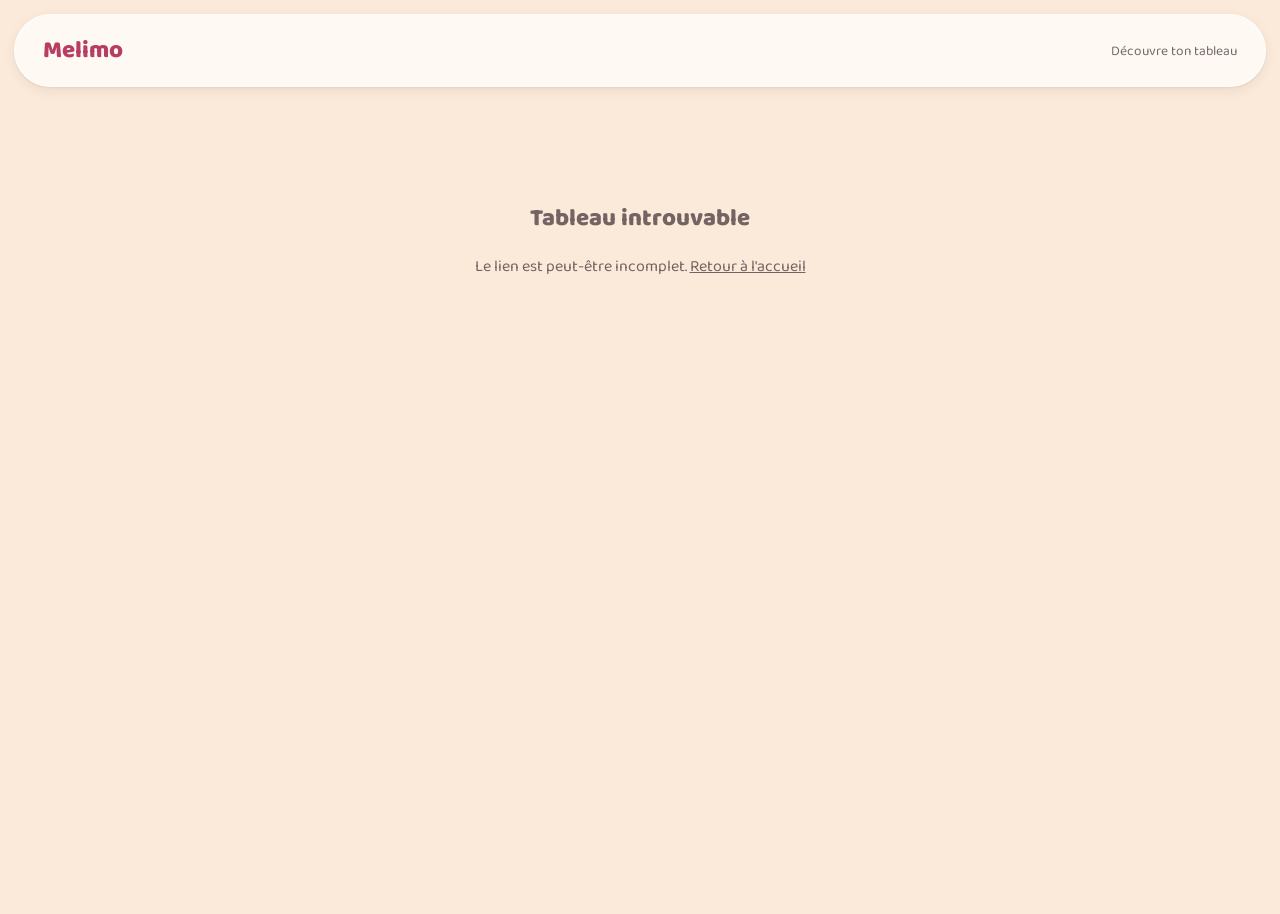
<file: view.html>
<!DOCTYPE html>
<html lang="fr">
<head>
<meta charset="UTF-8">
<meta name="viewport" content="width=device-width, initial-scale=1.0">
<title>Ton tableau — Melimo</title>
<link rel="preconnect" href="https://fonts.googleapis.com">
<link href="https://fonts.googleapis.com/css2?family=Baloo+2:wght@500;700;800&display=swap" rel="stylesheet">
<link rel="stylesheet" href="styles.css?v=19">
</head>
<body class="poster">
  <div class="topbar">
    <a class="logo" href="index.html">Melimo</a>
    <span class="tagline">Découvre ton tableau</span>
  </div>

  <div class="wrap" id="content">
    <div class="empty-state">Chargement du tableau…</div>
  </div>

  <script src="app.js?v=6"></script>
  <script src="view.js?v=5"></script>
</body>
</html>
</file>
<file: styles.css>
:root {
  --primary: #d9527a;
  --primary-dark: #b83d63;
  --secondary: #fbead9;
  --ink: #3a2b30;
  --paper: #fffdfb;
  --radius: 26px;
  --radius-sm: 14px;
  --radius-lg: 34px;
  --shadow: 0 1px 2px rgba(58, 43, 48, 0.05), 0 14px 32px rgba(58, 43, 48, 0.12);
  --shadow-sm: 0 1px 2px rgba(58, 43, 48, 0.06), 0 4px 12px rgba(58, 43, 48, 0.08);
  --ring: 0 0 0 4px rgba(217, 82, 122, 0.15);
  font-size: 16px;
}

* { box-sizing: border-box; }

body {
  margin: 0;
  font-family: 'Baloo 2', 'Segoe UI', system-ui, sans-serif;
  background:
    radial-gradient(1100px 520px at 12% -8%, #ffe3ee 0%, rgba(255,227,238,0) 60%),
    radial-gradient(900px 480px at 100% 0%, #fff3e2 0%, rgba(255,243,226,0) 55%),
    var(--secondary);
  background-attachment: fixed;
  color: var(--ink);
  min-height: 100vh;
}

h1, h2, h3 { font-weight: 800; margin: 0 0 .4em; }

a { color: inherit; }

.wrap {
  max-width: 1080px;
  margin: 0 auto;
  padding: 32px 20px 80px;
}

/* --- Topbar --- */
.topbar {
  display: flex;
  align-items: center;
  justify-content: space-between;
  gap: 10px;
  padding: 16px 28px;
  margin: 14px 14px 0;
  background: rgba(255, 253, 251, 0.82);
  backdrop-filter: blur(10px);
  -webkit-backdrop-filter: blur(10px);
  border-radius: 999px;
  box-shadow: var(--shadow-sm);
  border: 1px solid rgba(255,255,255,.6);
  flex-wrap: wrap;
  position: sticky;
  top: 14px;
  z-index: 60;
}
@media (max-width: 480px) {
  .topbar { padding: 14px 16px; }
  .topbar .btn.small { padding: 7px 14px; font-size: .82rem; }
}
.logo {
  font-size: 1.5rem;
  font-weight: 800;
  color: var(--primary-dark);
  text-decoration: none;
}
.tagline {
  font-size: .85rem;
  opacity: .7;
}

/* --- Landing --- */
.hero {
  text-align: center;
  padding: 60px 20px 20px;
}
.hero h1 {
  font-size: 2.6rem;
  color: var(--primary-dark);
}
.hero p {
  font-size: 1.15rem;
  max-width: 560px;
  margin: 0 auto 30px;
  opacity: .8;
}
.choice-grid {
  display: grid;
  grid-template-columns: 1fr 1fr;
  gap: 24px;
  max-width: 820px;
  margin: 0 auto;
}
@media (max-width: 640px) { .choice-grid { grid-template-columns: 1fr; } }

.card {
  background: var(--paper);
  border-radius: var(--radius);
  box-shadow: var(--shadow-sm);
  padding: 30px;
  text-decoration: none;
  color: var(--ink);
  display: block;
  transition: transform .18s ease, box-shadow .18s ease, border-color .18s ease;
  border: 2px solid transparent;
}
.card:hover { transform: translateY(-5px); border-color: var(--primary); box-shadow: var(--shadow); }
.card .emoji { font-size: 2.2rem; display: block; margin-bottom: 10px; }
.card h3 { color: var(--primary-dark); }
.card p { margin: 0; opacity: .75; font-size: .95rem; }

/* --- Stepper --- */
.stepper {
  display: flex;
  justify-content: center;
  gap: 8px;
  margin-bottom: 30px;
  flex-wrap: wrap;
}
.step-dot {
  width: 34px; height: 34px;
  border-radius: 50%;
  background: #fff;
  border: 2px solid #e6c9d4;
  display: flex; align-items: center; justify-content: center;
  font-weight: 700;
  color: #b98;
  font-size: .9rem;
}
.step-dot.active { background: var(--primary); border-color: var(--primary); color: #fff; }
.step-dot.done { background: var(--primary-dark); border-color: var(--primary-dark); color: #fff; }
a.step-dot { text-decoration: none; cursor: pointer; transition: transform .1s ease; }
a.step-dot:hover { transform: scale(1.08); border-color: var(--primary); }

.stepper-nav {
  position: sticky;
  top: 0;
  z-index: 40;
  background: var(--secondary);
  padding: 14px 20px 10px;
  margin-bottom: 0;
  box-shadow: 0 4px 10px rgba(0,0,0,.04);
}

/* --- Tableau éditable en direct (créateur) --- */
.editable-poster-wrap { position: relative; max-width: 900px; margin: 0 auto; }

.color-toolbar {
  position: absolute;
  top: 8px;
  right: 8px;
  display: flex;
  gap: 8px;
  background: var(--paper);
  border-radius: 999px;
  padding: 7px 9px;
  box-shadow: var(--shadow);
  z-index: 5;
}
.color-toolbar input[type=color] {
  -webkit-appearance: none;
  appearance: none;
  width: 26px; height: 26px;
  border: 2px solid #fff;
  border-radius: 50%;
  cursor: pointer;
  background: none;
  padding: 0;
  box-shadow: 0 0 0 1px #e6c9d4;
}
.color-toolbar input[type=color]::-webkit-color-swatch-wrapper { padding: 0; border-radius: 50%; }
.color-toolbar input[type=color]::-webkit-color-swatch { border: none; border-radius: 50%; }

/* pill inline inputs replacing the printed dashed line */
.pinput {
  flex: 1;
  min-width: 80px;
  border: none;
  border-bottom: 2px dashed var(--primary-dark);
  background: transparent;
  font-family: inherit;
  font-weight: 700;
  color: var(--primary-dark);
  font-size: 1rem;
  padding: 2px 4px;
}
.pinput:focus { outline: none; border-bottom-style: solid; }
.pinput::placeholder { color: #d9a9bb; font-weight: 500; }

/* editable mosaic tiles */
.mosaic .tile-slot { position: relative; min-height: 0; min-width: 0; }
.mosaic .tile-slot img { width: 100%; height: 100%; object-fit: cover; border-radius: 14px; display: block; cursor: pointer; }
.photo-num-badge {
  position: absolute;
  top: 4px;
  left: 4px;
  min-width: 18px;
  height: 18px;
  padding: 0 4px;
  border-radius: 999px;
  background: rgba(58,43,48,.68);
  color: #fff;
  font-size: .62rem;
  font-weight: 800;
  display: flex;
  align-items: center;
  justify-content: center;
  z-index: 2;
  pointer-events: none;
}
.mosaic .tile-slot .rm {
  position: absolute; top: 4px; right: 4px;
  background: rgba(0,0,0,.55); color: #fff; border: none;
  width: 22px; height: 22px; border-radius: 50%; cursor: pointer; font-size: .75rem;
}
.mosaic .tile-add {
  border: 2px dashed #d9a9bb;
  border-radius: 14px;
  display: flex; align-items: center; justify-content: center;
  font-size: 1.8rem;
  color: var(--primary-dark);
  cursor: pointer;
  background: #fff6f9;
  min-height: 0;
  min-width: 0;
  transition: background .15s ease, border-color .15s ease;
}
.mosaic .tile-add:hover { background: #fde3ec; border-color: var(--primary); }

.inline-editor {
  background: var(--paper);
  border-radius: 22px;
  box-shadow: var(--shadow);
  padding: 20px;
  margin: 20px auto 0;
  max-width: 640px;
  border: 1px solid rgba(217,82,122,.08);
}

.pcard.clickable { cursor: pointer; transition: box-shadow .18s ease, transform .18s ease; }
.pcard.clickable:hover { box-shadow: 0 0 0 4px rgba(217,82,122,.22), 0 10px 22px rgba(58,43,48,.14); transform: translateY(-2px); }
.diff-card-body {
  flex: 1;
  min-height: 0;
  width: 100%;
  display: flex;
  align-items: center;
  justify-content: center;
}
.diff-reset {
  position: absolute;
  top: 4px; right: 4px;
  width: 22px; height: 22px;
  border-radius: 50%;
  border: none;
  background: rgba(0,0,0,.55);
  color: #fff;
  cursor: pointer;
  font-size: .8rem;
}

.floating-generate {
  position: fixed;
  bottom: 22px;
  right: 22px;
  z-index: 50;
}
.floating-generate .btn {
  box-shadow: var(--shadow);
  font-size: 1.05rem;
  padding: 14px 26px;
}
@media (max-width: 560px) {
  .floating-generate { left: 20px; right: 20px; bottom: 16px; text-align: center; }
  .floating-generate .btn { width: 100%; justify-content: center; }
}

.panel {
  background: var(--paper);
  border-radius: var(--radius);
  box-shadow: var(--shadow);
  padding: 32px;
  margin-bottom: 24px;
}
.panel h2 { color: var(--primary-dark); }
.hint { opacity: .65; font-size: .9rem; margin-bottom: 20px; }

.field { margin-bottom: 16px; }
.field label { display: block; font-weight: 700; margin-bottom: 6px; font-size: .9rem; }
.field input[type=text], .field input[type=number], .field textarea {
  width: 100%;
  padding: 11px 14px;
  border-radius: var(--radius-sm);
  border: 2px solid #eeddd0;
  font-family: inherit;
  font-size: 1rem;
  background: #fffaf6;
  transition: border-color .15s ease, box-shadow .15s ease;
}
.field input:focus, .field textarea:focus { outline: none; border-color: var(--primary); box-shadow: var(--ring); }

.row { display: flex; gap: 12px; flex-wrap: wrap; }
.row > * { flex: 1; min-width: 160px; }

.btn {
  display: inline-flex;
  align-items: center;
  gap: 8px;
  background: var(--primary);
  color: #fff;
  border: none;
  padding: 12px 24px;
  border-radius: 999px;
  font-weight: 700;
  font-size: 1rem;
  cursor: pointer;
  font-family: inherit;
  text-decoration: none;
  box-shadow: 0 8px 18px rgba(217, 82, 122, 0.28);
  transition: background .15s ease, transform .12s ease, box-shadow .15s ease;
}
.btn:hover { background: var(--primary-dark); transform: translateY(-2px); box-shadow: 0 10px 22px rgba(184, 61, 99, 0.34); }
.btn:active { transform: translateY(0) scale(.97); box-shadow: 0 4px 10px rgba(217, 82, 122, 0.28); }
.btn.ghost {
  background: #fff;
  color: var(--primary-dark);
  border: 2px solid var(--primary);
  box-shadow: var(--shadow-sm);
}
.btn.ghost:hover { background: #fdf0f4; box-shadow: var(--shadow-sm); }
.btn:disabled { opacity: .4; cursor: not-allowed; transform: none; box-shadow: none; }

.icon { width: 1.1em; height: 1.1em; flex-shrink: 0; vertical-align: -0.16em; }

.actions {
  display: flex;
  justify-content: space-between;
  margin-top: 10px;
}

/* --- Photo grid --- */
.photo-grid {
  display: grid;
  grid-template-columns: repeat(auto-fill, minmax(120px, 1fr));
  gap: 10px;
  margin-bottom: 16px;
}
.photo-tile {
  position: relative;
  aspect-ratio: 1;
  border-radius: var(--radius-sm);
  overflow: hidden;
  background: #f1ddd0;
  box-shadow: var(--shadow-sm);
}
.photo-tile img { width: 100%; height: 100%; object-fit: cover; display: block; }
.photo-tile button {
  position: absolute; top: 4px; right: 4px;
  background: rgba(0,0,0,.55); color: #fff; border: none;
  width: 22px; height: 22px; border-radius: 50%; cursor: pointer; font-size: .8rem;
}
.upload-tile {
  aspect-ratio: 1;
  border-radius: var(--radius-sm);
  border: 2px dashed #d9a9bb;
  display: flex; align-items: center; justify-content: center;
  cursor: pointer;
  color: var(--primary-dark);
  font-size: 1.8rem;
  background: #fff6f9;
  transition: background .15s ease, border-color .15s ease;
}
.upload-tile:hover { background: #fde3ec; border-color: var(--primary); }

/* --- Word list builder --- */
.word-row {
  display: grid;
  grid-template-columns: 1fr 2fr auto auto;
  gap: 8px;
  align-items: center;
  margin-bottom: 8px;
}
.word-row input[type=text] {
  padding: 9px 12px;
  border-radius: var(--radius-sm);
  border: 2px solid #eeddd0;
  font-family: inherit;
  transition: border-color .15s ease, box-shadow .15s ease;
}
.word-row input[type=text]:focus { outline: none; border-color: var(--primary); box-shadow: var(--ring); }
.word-row .key-toggle {
  display: flex; align-items: center; gap: 4px; font-size: .8rem; white-space: nowrap;
}
.word-row .del { background: #f5dbe1; border: none; border-radius: 50%; width: 26px; height: 26px; cursor: pointer; transition: background .15s ease; }
.word-row .del:hover { background: #f0c2ce; }

/* --- Emoji picker (rebus) --- */
.emoji-picker {
  display: grid;
  grid-template-columns: repeat(auto-fill, minmax(46px, 1fr));
  gap: 6px;
  max-height: 180px;
  overflow-y: auto;
  padding: 10px;
  background: #fff6f9;
  border-radius: var(--radius-sm);
  margin-bottom: 14px;
}
.emoji-picker button {
  font-size: 1.5rem;
  background: none;
  border: none;
  cursor: pointer;
  border-radius: 10px;
  padding: 4px;
  transition: background .12s ease, transform .12s ease;
}
.emoji-picker button:hover { background: #f5dbe1; transform: scale(1.1); }
.emoji-picker button.active { background: var(--primary); }
.rebus-sequence {
  font-size: 2.4rem;
  padding: 14px;
  background: linear-gradient(135deg, var(--primary), var(--primary-dark));
  border-radius: var(--radius-sm);
  text-align: center;
  min-height: 70px;
  display: flex; align-items: center; justify-content: center;
  gap: 10px;
  margin-bottom: 14px;
  box-shadow: var(--shadow-sm);
}
.rebus-sequence .placeholder { color: rgba(255,255,255,.7); font-size: 1rem; }
.rebus-sequence .chip { cursor: pointer; }

/* --- Difference game marker --- */
.diff-editor {
  position: relative;
  display: inline-block;
  border-radius: 16px;
  overflow: hidden;
  max-width: 100%;
}
.diff-editor img { display: block; max-width: 100%; border-radius: 16px; }
.diff-marker {
  position: absolute;
  width: 24px; height: 24px;
  border-radius: 50%;
  background: rgba(217,82,122,.85);
  border: 3px solid #fff;
  transform: translate(-50%,-50%);
  pointer-events: none;
}

/* --- Color pickers --- */
.color-row { display: flex; gap: 24px; align-items: center; flex-wrap: wrap; }
.color-pick { display: flex; flex-direction: column; align-items: center; gap: 6px; }
.color-pick input[type=color] { width: 60px; height: 60px; border: none; border-radius: 50%; cursor: pointer; background: none; }

/* --- Photo intruse picker --- */
.hobj-photo-picker {
  display: flex;
  gap: 8px;
  flex-wrap: wrap;
  margin-bottom: 14px;
}
.hobj-photo-picker .hobj-thumb {
  width: 56px; height: 56px;
  border-radius: 14px;
  overflow: hidden;
  cursor: pointer;
  border: 3px solid transparent;
  opacity: .7;
}
.hobj-photo-picker .hobj-thumb img { width: 100%; height: 100%; object-fit: cover; display: block; }
.hobj-photo-picker .hobj-thumb.active { border-color: var(--primary); opacity: 1; }

/* --- Rebus suggestion --- */
.rebus-suggest-row { display: flex; gap: 8px; margin-bottom: 14px; }
.rebus-suggest-row input {
  flex: 1;
  padding: 10px 12px;
  border-radius: 8px;
  border: 2px solid #eeddd0;
  font-family: inherit;
  font-size: .95rem;
}
.rebus-suggest-row input:focus { outline: none; border-color: var(--primary); }

/* --- Word suggestions row --- */
.words-editor-actions { display: flex; gap: 10px; flex-wrap: wrap; }

/* --- Montage builder / player --- */
.montage-row {
  display: flex;
  align-items: center;
  gap: 10px;
  padding: 8px;
  border-radius: 10px;
  background: #fff6f9;
  margin-bottom: 6px;
}
.montage-thumb {
  width: 44px; height: 44px;
  border-radius: 12px;
  overflow: hidden;
  background: #e9cdd8;
  display: flex; align-items: center; justify-content: center;
  color: var(--primary-dark);
  flex-shrink: 0;
}
.montage-thumb .icon { width: 22px; height: 22px; }
.montage-thumb img { width: 100%; height: 100%; object-fit: cover; }
.montage-meta { flex: 1; display: flex; flex-direction: column; gap: 2px; font-size: .85rem; min-width: 0; }
.montage-meta label { display: flex; align-items: center; gap: 4px; font-size: .78rem; opacity: .75; }
.montage-meta input[type=number] { width: 54px; padding: 2px 4px; border-radius: 6px; border: 1.5px solid #eeddd0; font-family: inherit; }
.montage-actions { display: flex; gap: 4px; flex-shrink: 0; }
.montage-actions button { width: 26px; height: 26px; border-radius: 50%; border: none; background: #f5dbe1; cursor: pointer; }

.montage-stage {
  width: 100%;
  max-width: 420px;
  aspect-ratio: 4 / 3;
  margin: 0 auto;
  border-radius: 14px;
  overflow: hidden;
  background: #000;
  display: flex; align-items: center; justify-content: center;
}
.montage-stage img, .montage-stage video { width: 100%; height: 100%; object-fit: contain; background: #000; }
.montage-dots { display: flex; gap: 6px; justify-content: center; margin-top: 10px; }
.mdot { width: 8px; height: 8px; border-radius: 50%; background: #e9cdd8; }
.mdot.active { background: var(--primary); }
.montage-player .montage-stage { max-width: 480px; }

/* ================= VIEW / POSTER ================= */
.poster {
  background: var(--secondary);
}
.poster-photos {
  display: grid;
  grid-template-columns: repeat(3, 1fr);
  grid-auto-rows: 180px;
  gap: 10px;
  margin-bottom: 10px;
}
.poster-photos img, .poster-photos .ph {
  width: 100%;
  height: 100%;
  object-fit: cover;
  border-radius: 10px;
  background: #e9cdd8;
  display: flex; align-items: center; justify-content: center;
  font-size: 2rem;
}
.poster-photos .tile-slot { position: relative; width: 100%; height: 100%; }
.ph svg { width: 36%; height: 36%; opacity: .55; }
.poster-photos .photo-num-badge { width: 26px; height: 26px; font-size: .95rem; }

.section-tag {
  display: flex;
  align-items: center;
  gap: 14px;
  margin: 28px 0 16px;
}
.section-tag .num {
  width: 44px; height: 44px;
  border-radius: 50%;
  background: var(--primary);
  color: #fff;
  display: flex; align-items: center; justify-content: center;
  font-weight: 800;
  font-size: 1.3rem;
  flex-shrink: 0;
}
.section-tag .label {
  background: var(--paper);
  border-radius: 999px;
  padding: 12px 24px;
  font-weight: 800;
  color: var(--primary-dark);
  box-shadow: var(--shadow);
  flex: 1;
}
.answer-fill {
  border-bottom: 2px solid var(--primary-dark);
  min-width: 140px;
  display: inline-block;
  font-weight: 700;
  color: var(--primary-dark);
}

.choice-buttons {
  display: grid;
  grid-template-columns: repeat(auto-fill, minmax(140px, 1fr));
  gap: 10px;
  margin-bottom: 10px;
}
.choice-buttons button {
  padding: 16px 10px;
  border-radius: var(--radius-sm);
  border: 3px solid #e9cdd8;
  background: #fff;
  font-family: inherit;
  font-weight: 700;
  font-size: 1.05rem;
  cursor: pointer;
  color: var(--ink);
  box-shadow: var(--shadow-sm);
  transition: border-color .15s ease, transform .12s ease, box-shadow .15s ease;
}
.choice-buttons button:hover { border-color: var(--primary); transform: translateY(-2px); }
.choice-buttons button.correct { background: #d7f3df; border-color: #58b06f; }
.choice-buttons button.wrong { background: #f9d9d9; border-color: #d9605f; }
.choice-buttons button:disabled { cursor: default; }

.feedback { font-weight: 700; margin: 10px 0; min-height: 1.4em; }
.feedback.ok { color: #2f8f4c; }
.feedback.ko { color: #c04747; }

.clue-list {
  columns: 2;
  gap: 24px;
  margin-bottom: 16px;
  font-size: .92rem;
}
@media (max-width: 560px) { .clue-list { columns: 1; } }
.clue-list li { margin-bottom: 6px; }
.clue-list b { color: var(--primary-dark); }

/* difference game grid overlay */
.diff-game { display: flex; gap: 16px; flex-wrap: wrap; margin-bottom: 10px; }
.diff-frame { position: relative; border-radius: 12px; overflow: hidden; flex: 1; min-width: 240px; }
.diff-frame img { width: 100%; display: block; }
.diff-grid-overlay {
  position: absolute; inset: 0;
  display: grid;
}
.diff-grid-overlay button {
  border: 1px solid rgba(255,255,255,.25);
  background: transparent;
  cursor: pointer;
}
.diff-grid-overlay button:hover { background: rgba(217,82,122,.25); }
.diff-grid-overlay button.found { background: rgba(88,176,111,.55); }
.diff-grid-overlay button.miss { background: rgba(217,96,95,.4); }

.video-block {
  text-align: center;
  padding: 40px 20px;
}
.play-btn {
  width: 100px; height: 100px;
  border-radius: 50%;
  background: rgba(255,255,255,.9);
  display: flex; align-items: center; justify-content: center;
  margin: 0 auto 16px;
  box-shadow: var(--shadow);
  border: none;
  cursor: pointer;
  font-size: 2.2rem;
  color: var(--primary);
}
.locked-msg { opacity: .7; font-size: .95rem; }

video { max-width: 100%; border-radius: var(--radius); box-shadow: var(--shadow); }

.share-box {
  background: var(--paper);
  border-radius: var(--radius);
  padding: 24px;
  box-shadow: var(--shadow);
  text-align: center;
}
.share-box input { width: 100%; padding: 10px; border-radius: 12px; border: 2px solid #eeddd0; text-align: center; margin: 12px 0; font-family: inherit; }

.empty-state { text-align: center; padding: 80px 20px; opacity: .7; }

/* ================= VITRINE / LANDING ================= */
.nav {
  display: flex;
  align-items: center;
  gap: 28px;
}
.nav a.navlink {
  text-decoration: none;
  font-weight: 700;
  font-size: .95rem;
  color: var(--ink);
  opacity: .75;
}
.nav a.navlink:hover { opacity: 1; color: var(--primary-dark); }
.btn.small { padding: 9px 18px; font-size: .9rem; }
@media (max-width: 640px) {
  .nav { gap: 14px; }
  .nav a.navlink { display: none; }
}

.hero-ctas {
  display: flex;
  gap: 14px;
  justify-content: center;
  flex-wrap: wrap;
  margin-top: 10px;
}

.top-banner {
  position: relative;
  overflow: hidden;
  height: 720px;
  display: flex;
  flex-direction: column;
}
.top-banner .topbar { flex: 0 0 auto; }
.top-banner .hero {
  flex: 1;
  display: flex;
  flex-direction: column;
  justify-content: flex-end;
  padding: 20px 20px 50px;
}
.top-banner::before {
  content: '';
  position: absolute;
  inset: 0;
  background: url('image/grand4.jpg') center 70% no-repeat;
  background-size: max(1920px, 100vw) auto;
}
@media (max-width: 640px) {
  .top-banner { height: 820px; }
  .top-banner::before { background-size: cover; }
}
.top-banner::after {
  content: '';
  position: absolute;
  inset: 0;
  background: linear-gradient(180deg, rgba(255,247,240,.1) 0%, rgba(255,247,240,.55) 60%, var(--secondary) 97%);
}
.top-banner > .topbar,
.top-banner > .hero {
  position: relative;
  z-index: 1;
}
.top-banner .hero p {
  color: #fff;
  font-size: 1.5rem;
  opacity: 1;
  text-shadow: 0 2px 14px rgba(0,0,0,.35), 0 1px 4px rgba(0,0,0,.3);
}

section.landing { padding: 70px 20px; }
section.landing.alt { background: var(--paper); }
.landing-inner { max-width: 1080px; margin: 0 auto; }
.section-head { text-align: center; max-width: 640px; margin: 0 auto 44px; }
.section-head .kicker {
  display: inline-block;
  color: var(--primary-dark);
  font-weight: 800;
  font-size: .85rem;
  letter-spacing: .04em;
  text-transform: uppercase;
  background: #fdeef2;
  padding: 5px 14px;
  border-radius: 999px;
  margin-bottom: 12px;
}
.section-head h2 { font-size: 2rem; color: var(--primary-dark); }
.section-head p { opacity: .75; font-size: 1.05rem; margin: 0; }

/* how it works: two tracks */
.tracks {
  display: grid;
  grid-template-columns: 1fr 1fr;
  gap: 30px;
}
@media (max-width: 760px) { .tracks { grid-template-columns: 1fr; } }
.track {
  background: var(--paper);
  border-radius: var(--radius);
  box-shadow: var(--shadow);
  padding: 26px;
}
section.landing.alt .track { background: var(--secondary); box-shadow: none; }
.track h3 { color: var(--primary-dark); display: flex; align-items: center; gap: 10px; }
.track ol.steps {
  list-style: none;
  margin: 18px 0 0;
  padding: 0;
}
.track .steps li {
  display: flex;
  align-items: center;
  gap: 16px;
  position: relative;
  padding-bottom: 22px;
}
.track .steps li:last-child { padding-bottom: 0; }
.track .steps li::before {
  content: '';
  position: absolute;
  left: 27px;
  top: 60px;
  bottom: 4px;
  width: 3px;
  border-radius: 3px;
  background: repeating-linear-gradient(to bottom, #e9cdd8 0 5px, transparent 5px 11px);
}
.track .steps li:last-child::before { display: none; }
.step-icon-wrap {
  position: relative;
  flex: 0 0 auto;
  width: 54px;
  height: 54px;
  border-radius: 50%;
  background: var(--step-color, var(--secondary));
  display: flex;
  align-items: center;
  justify-content: center;
  box-shadow: var(--shadow-sm);
  z-index: 1;
}
.step-icon { width: 24px; height: 24px; color: var(--primary-dark); filter: drop-shadow(0 1px 1px rgba(0,0,0,.08)); }
.step-num {
  position: absolute;
  bottom: -3px;
  right: -3px;
  width: 22px;
  height: 22px;
  border-radius: 50%;
  background: var(--primary);
  color: #fff;
  font-weight: 800;
  font-size: .7rem;
  display: flex;
  align-items: center;
  justify-content: center;
  border: 2px solid var(--paper);
  box-shadow: 0 2px 4px rgba(0,0,0,.15);
}
section.landing.alt .step-num { border-color: var(--secondary); }
.step-body { flex: 1; line-height: 1.4; }
.track .steps li b { color: var(--primary-dark); }
.track-photo {
  width: 100%;
  height: 200px;
  object-fit: cover;
  border-radius: var(--radius-sm);
  margin-bottom: 18px;
  display: block;
}

/* renouvellement */
.renew-block {
  display: grid;
  grid-template-columns: 1fr 1fr;
  gap: 40px;
  align-items: center;
}
@media (max-width: 760px) { .renew-block { grid-template-columns: 1fr; } }
.renew-photo-wrap { border-radius: var(--radius); overflow: hidden; box-shadow: var(--shadow); }
.renew-photo { width: 100%; display: block; object-fit: cover; max-height: 420px; }
.renew-text h2 { font-size: 1.7rem; margin-top: 8px; }
.renew-text p { opacity: .8; line-height: 1.55; margin-bottom: 18px; }

/* photo strip */
.photo-strip {
  display: grid;
  grid-template-columns: repeat(3, 1fr);
  gap: 16px;
  margin-bottom: 34px;
}
@media (max-width: 640px) { .photo-strip { grid-template-columns: 1fr; } }
.photo-strip img {
  width: 100%;
  height: 380px;
  object-fit: cover;
  border-radius: var(--radius-sm);
  box-shadow: var(--shadow-sm);
  display: block;
}
@media (max-width: 640px) { .photo-strip img { height: 300px; } }

/* feature grid */
.feature-grid {
  display: grid;
  grid-template-columns: repeat(3, 1fr);
  gap: 20px;
}
@media (max-width: 760px) { .feature-grid { grid-template-columns: 1fr 1fr; } }
@media (max-width: 500px) { .feature-grid { grid-template-columns: 1fr; } }
.feature {
  background: var(--paper);
  border-radius: 16px;
  padding: 22px;
  box-shadow: var(--shadow);
}
section.landing.alt .feature { background: var(--secondary); box-shadow: none; }
.feature .emoji { width: 28px; height: 28px; display: block; margin-bottom: 8px; color: var(--primary-dark); }
.feature h4 { margin: 0 0 6px; color: var(--primary-dark); font-size: 1.05rem; }
.feature p { margin: 0; opacity: .75; font-size: .92rem; line-height: 1.4; }

/* live preview */
.live-poster-wrap { margin: 0 auto; }
.preview-cta { text-align: center; margin-top: 26px; }

/* comparison */
.compare {
  display: flex;
  justify-content: center;
  gap: 40px;
  flex-wrap: wrap;
  text-align: center;
}
.compare .col { max-width: 260px; }
.compare .col .big { width: 42px; height: 42px; margin: 0 auto 8px; color: var(--ink); display: block; }
.compare .col.us { color: var(--primary-dark); font-weight: 700; }
.compare .col.us .big { color: var(--primary-dark); }

/* product toggle (cadre / puzzle / les deux) */
.product-toggle {
  display: flex;
  gap: 16px;
  justify-content: center;
  flex-wrap: wrap;
  margin: 22px 0 6px;
}
.product-tab {
  display: flex;
  flex-direction: column;
  align-items: center;
  gap: 6px;
  width: 152px;
  padding: 18px 12px 16px;
  border-radius: var(--radius);
  border: 3px solid transparent;
  background: var(--tab-color, var(--paper));
  box-shadow: var(--shadow-sm);
  font-family: inherit;
  color: var(--primary-dark);
  cursor: pointer;
  transform: scale(.95);
  opacity: .8;
  transition: transform .25s cubic-bezier(.34,1.56,.64,1), box-shadow .2s ease, opacity .2s ease, border-color .2s ease;
}
.product-tab:hover { transform: scale(1); opacity: 1; }
.product-tab.active {
  border-color: var(--primary);
  box-shadow: var(--shadow);
  transform: scale(1.05);
  opacity: 1;
}
.product-tab .tab-icon { width: 32px; height: 32px; color: var(--primary-dark); }
.product-tab .tab-name { font-weight: 800; font-size: .95rem; text-align: center; }
.product-tab .tab-tag {
  font-size: .72rem;
  font-weight: 800;
  padding: 3px 11px;
  border-radius: 999px;
  background: rgba(255,255,255,.75);
}
#productHint { text-align: center; min-height: 1.2em; margin: 14px 0 20px; font-weight: 600; opacity: .75; }

/* pricing cards */
.pricing-grid {
  display: grid;
  grid-template-columns: repeat(3, 1fr);
  align-items: stretch;
  gap: 20px;
}
@media (max-width: 760px) { .pricing-grid { grid-template-columns: 1fr; } }
.price-card {
  position: relative;
  background: var(--paper);
  border-radius: var(--radius);
  box-shadow: var(--shadow);
  padding: 28px 24px;
  text-align: center;
  border: 2px solid transparent;
  display: flex;
  flex-direction: column;
}
.price-card.featured { border-color: var(--primary); }
.price-card .badge {
  position: absolute;
  top: -14px;
  left: 50%;
  transform: translateX(-50%);
  background: var(--primary);
  color: #fff;
  font-size: .75rem;
  font-weight: 700;
  padding: 3px 12px;
  border-radius: 999px;
  white-space: nowrap;
}
.price-card .amount { font-size: 2.1rem; font-weight: 800; color: var(--primary-dark); }
.price-card .period { font-size: .9rem; opacity: .6; display: block; margin-bottom: 8px; }
.price-card p.desc { opacity: .75; font-size: .92rem; min-height: 40px; }
.price-card .btn { margin-top: auto; }

/* final CTA banner */
.cta-banner {
  background: linear-gradient(135deg, var(--primary), var(--primary-dark));
  border-radius: var(--radius);
  padding: 40px;
  display: flex;
  align-items: center;
  gap: 36px;
  color: #fff;
  max-width: 1080px;
  margin: 0 auto;
}
.cta-photo {
  width: 220px;
  height: 220px;
  object-fit: cover;
  border-radius: var(--radius);
  box-shadow: 0 10px 26px rgba(0,0,0,.25);
  flex-shrink: 0;
  border: 4px solid rgba(255,255,255,.5);
}
.cta-text { text-align: left; }
.cta-banner h2 { color: #fff; font-size: 1.9rem; }
.cta-banner p { opacity: .9; max-width: 480px; margin: 0 0 22px; }
.cta-banner .btn { background: #fff; color: var(--primary-dark); }
.cta-banner .btn:hover { background: #fff0f4; }
@media (max-width: 640px) {
  .cta-banner { flex-direction: column; text-align: center; padding: 32px 24px; }
  .cta-text { text-align: center; }
  .cta-photo { width: 150px; height: 150px; }
}

footer.site-footer {
  text-align: center;
  padding: 30px 20px;
  font-size: .85rem;
  opacity: .6;
}

/* ================= AFFICHE IMPRIMABLE ================= */
.phint { opacity: .65; font-size: .9rem; margin: 4px 0 14px; }

/* Le cadre a une taille fixe (ratio figé) quelle que soit la quantité
   de contenu : les zones internes se répartissent l'espace disponible
   plutôt que de faire grandir le cadre. */
.print-poster {
  width: min(100%, 820px);
  aspect-ratio: 3 / 4;
  margin: 0 auto;
  display: flex;
  flex-direction: column;
  gap: 8px;
  padding: 22px;
  border: 14px solid var(--primary-dark);
  border-radius: 30px;
  background: var(--secondary);
  box-shadow: 0 18px 40px rgba(58,43,48,.22), inset 0 0 0 9px var(--paper);
  overflow: hidden;
}

.mosaic-wrap { position: relative; flex: 30 1 0; min-height: 0; display: flex; overflow: hidden; border-radius: 16px; }
.mosaic {
  flex: 1;
  display: grid;
  grid-template-columns: repeat(4, 1fr);
  grid-template-rows: repeat(2, 1fr);
  gap: 6px;
  min-height: 0;
  min-width: 0;
  overflow: hidden;
}
.mosaic img, .mosaic .ph {
  width: 100%; height: 100%;
  object-fit: cover;
  border-radius: 10px;
  background: #e9cdd8;
  display: flex; align-items: center; justify-content: center;
  font-size: 1.6rem;
}
.mosaic .span-2 { grid-column: span 2; }
.corner-deco {
  position: absolute;
  font-size: 1.3rem;
  opacity: .9;
  pointer-events: none;
  z-index: 3;
  text-shadow: 0 1px 2px rgba(0,0,0,.15);
}
.corner-deco.tl { top: -4px; left: -4px; }
.corner-deco.tr { top: -4px; right: -4px; transform: scaleX(-1); }

/* colonne gauche (objet caché + rébus empilés) à côté de la grille de mots croisés, en pleine hauteur */
.poster-cols { flex: 40 1 0; display: flex; gap: 8px; min-height: 0; }
.poster-left-col { flex: 0 0 42%; display: flex; flex-direction: column; gap: 8px; min-height: 0; }
.poster-left-col .pcard { flex: 1; min-height: 0; }
.pcard-flech { flex: 1; min-height: 0; }
.pcard-diff { flex: 16 1 0; min-height: 0; }
.pcard-final { flex: 14 1 0; min-height: 0; }

.pcard {
  position: relative;
  border: 2.5px solid var(--primary);
  border-radius: 22px;
  padding: 8px;
  display: flex;
  flex-direction: column;
  gap: 4px;
  min-height: 0;
  min-width: 0;
  overflow: hidden;
  background: var(--paper);
  box-shadow: 0 3px 10px rgba(58,43,48,.08);
  transition: box-shadow .15s ease;
}

/* ruban façon fanion, avec pastille numérotée qui chevauche son bord gauche */
.ribbon-label { flex: 0 0 auto; display: flex; align-items: center; }
.pnum-badge {
  width: 30px; height: 30px;
  border-radius: 50%;
  background: radial-gradient(circle at 32% 28%, #ff9db6, var(--primary-dark) 75%);
  border: 2px solid #fff;
  box-shadow: 0 2px 5px rgba(0,0,0,.25);
  color: #fff;
  font-weight: 900;
  font-size: .9rem;
  display: flex; align-items: center; justify-content: center;
  flex-shrink: 0;
  z-index: 2;
  margin-right: -10px;
}
.ribbon {
  flex: 1;
  min-width: 0;
  background: linear-gradient(135deg, var(--primary), var(--primary-dark));
  color: #fff;
  font-weight: 800;
  font-size: .68rem;
  letter-spacing: .02em;
  text-transform: uppercase;
  padding: 7px 16px 7px 18px;
  border-radius: 10px 0 0 10px;
  clip-path: polygon(0 0, 88% 0, 100% 50%, 88% 100%, 0 100%);
  text-align: center;
  white-space: nowrap;
  overflow: hidden;
  text-overflow: ellipsis;
  box-shadow: 0 2px 6px rgba(0,0,0,.15);
}
.ribbon-label.solo .ribbon { clip-path: polygon(0 0, 92% 0, 100% 50%, 92% 100%, 0 100%); }

.pcard-body {
  flex: 1;
  min-height: 0;
  display: flex;
  flex-direction: column;
  align-items: center;
  justify-content: center;
  text-align: center;
  gap: 6px;
  overflow: hidden;
  width: 100%;
}
.card-instruction { font-size: .62rem; opacity: .75; margin: 0; line-height: 1.25; }

.answer-blank, .answer-blank-input {
  flex: 0 0 auto;
  height: 22px;
  border: 2px dashed var(--primary);
  border-radius: 999px;
  background: var(--secondary);
}
.answer-blank-input {
  width: 100%;
  text-align: center;
  font-weight: 700;
  color: var(--primary-dark);
  font-family: inherit;
  font-size: .68rem;
  padding: 0 8px;
}
.answer-blank-input:focus { outline: none; border-style: solid; }
.answer-blank-input::placeholder { color: #d9a9bb; }

.rebus-box2 {
  background: var(--primary);
  border-radius: 12px;
  padding: 8px 14px;
  font-size: 1.3rem;
  display: flex;
  gap: 6px;
  align-items: center;
  justify-content: center;
}

/* mots-fléchés (définition + flèche dans la grille) */
.flech-scroll { flex: 1; min-height: 0; overflow: auto; width: 100%; display: flex; justify-content: center; }
.flech-grid-wrap { display: inline-block; margin: 0 auto; }
.xword-scroll { overflow-x: auto; padding-bottom: 8px; }
.xword-scroll .flech-grid { --fcell: 42px; border-radius: 14px; }
@media (max-width: 560px) {
  .xword-scroll .flech-grid { --fcell: 34px; }
}
.flech-grid {
  --fcell: 34px;
  display: inline-grid;
  gap: 2px;
  background: var(--primary);
  padding: 2px;
  border-radius: 8px;
}
.fcell { background: #fff; overflow: hidden; position: relative; min-width: 0; min-height: 0; }
.fblock { background: transparent; }
.fletter { background: #fff; display: flex; align-items: center; justify-content: center; }
.fletter input {
  width: 100%; height: 100%;
  border: none;
  background: transparent;
  text-align: center;
  text-transform: uppercase;
  font-family: inherit;
  font-weight: 800;
  color: var(--ink);
  font-size: calc(var(--fcell) * 0.5);
  padding: 0;
}
.fletter input:focus { outline: none; background: #fff6f9; }
.fkey { background: var(--secondary); }
.fkey input { color: var(--primary-dark); }
.fclue {
  background: var(--secondary);
  font-size: calc(var(--fcell) * 0.22);
  line-height: 1.08;
  padding: 3px 11px 3px 3px;
  color: var(--ink);
  font-weight: 700;
  overflow: hidden;
  display: -webkit-box;
  -webkit-line-clamp: 4;
  -webkit-box-orient: vertical;
  word-break: break-word;
  hyphens: auto;
}
.farrow {
  position: absolute;
  bottom: 1px;
  right: 3px;
  font-weight: 800;
  color: var(--primary-dark);
  font-size: calc(var(--fcell) * 0.24);
}

.diff-pair { display: flex; gap: 6px; width: 100%; justify-content: center; }
.diff-frame-print {
  position: relative;
  flex: 0 1 100px;
  max-width: 100px;
  min-width: 0;
  aspect-ratio: 1;
  border-radius: 10px;
  overflow: hidden;
}
.diff-frame-print img, .diff-frame-print .ph {
  width: 100%; height: 100%; display: flex;
  background: #e9cdd8;
  align-items: center; justify-content: center; font-size: 1.4rem;
  object-fit: cover;
}
.grid-lines {
  position: absolute; inset: 0;
  background-image:
    linear-gradient(to right, rgba(255,255,255,.4) 1px, transparent 1px),
    linear-gradient(to bottom, rgba(255,255,255,.4) 1px, transparent 1px);
  background-size: 12.5% 16.66%;
}

.play-button-wrap { width: 64px; height: 64px; margin: 0 auto; flex-shrink: 0; }
.play-button {
  width: 100%; height: 100%;
  border-radius: 50%;
  background: radial-gradient(circle at 35% 30%, #ff9db3, var(--primary) 60%, var(--primary-dark) 100%);
  display: flex; align-items: center; justify-content: center;
  box-shadow: 0 6px 14px rgba(0,0,0,.3), inset 0 -3px 6px rgba(0,0,0,.15), inset 0 3px 6px rgba(255,255,255,.35);
  border: 3px solid #fff;
}
.play-button .tri {
  width: 0; height: 0;
  border-style: solid;
  border-width: 9px 0 9px 15px;
  border-color: transparent transparent transparent #fff;
  margin-left: 3px;
}
.final-caption { font-size: .68rem; font-weight: 800; color: var(--primary-dark); margin: 2px 0 0; line-height: 1.25; }
.mini-qr { width: 46px; height: 46px; border-radius: 10px; box-shadow: var(--shadow); margin-top: 2px; }
.qr-fake.mini-qr {
  border: 2px dashed #d9a9bb;
  display: flex; align-items: center; justify-content: center;
  color: var(--primary);
  font-weight: 800;
  font-size: .55rem;
  background: none;
}

@media (max-width: 560px) {
  .print-poster { aspect-ratio: 0.52; gap: 5px; padding: 12px; border-width: 10px; box-shadow: 0 10px 24px rgba(0,0,0,.2), inset 0 0 0 6px var(--paper); }
  .pcard { padding: 5px; gap: 3px; border-width: 2px; }
  .poster-cols, .poster-left-col { gap: 5px; }
  .pnum-badge { width: 18px; height: 18px; font-size: .58rem; margin-right: -6px; }
  .ribbon { font-size: .5rem; padding: 4px 10px 4px 12px; }
  .card-instruction { font-size: .48rem; }
  .answer-blank, .answer-blank-input { height: 14px; border-width: 1.5px; font-size: .5rem; }
  .flech-grid { --fcell: 20px; }
  .fclue { padding: 1px 5px 1px 2px; }
  .rebus-box2 { font-size: .85rem; padding: 5px 8px; gap: 3px; }
  .play-button-wrap { width: 44px; height: 44px; }
  .play-button .tri { border-width: 6px 0 6px 10px; }
  .final-caption { font-size: .5rem; }
  .mini-qr { width: 34px; height: 34px; }
  .diff-pair { gap: 4px; }
}

@media print {
  .no-print { display: none !important; }
  body { background: #fff; }
  .print-poster { padding-top: 0; }
  a[href]::after { content: ''; }
  .wrap { padding-top: 0; }
}
body, .print-poster, .mosaic img, .rebus-box2, .ribbon, .pnum-badge, .play-button {
  -webkit-print-color-adjust: exact;
  print-color-adjust: exact;
}
</file>
